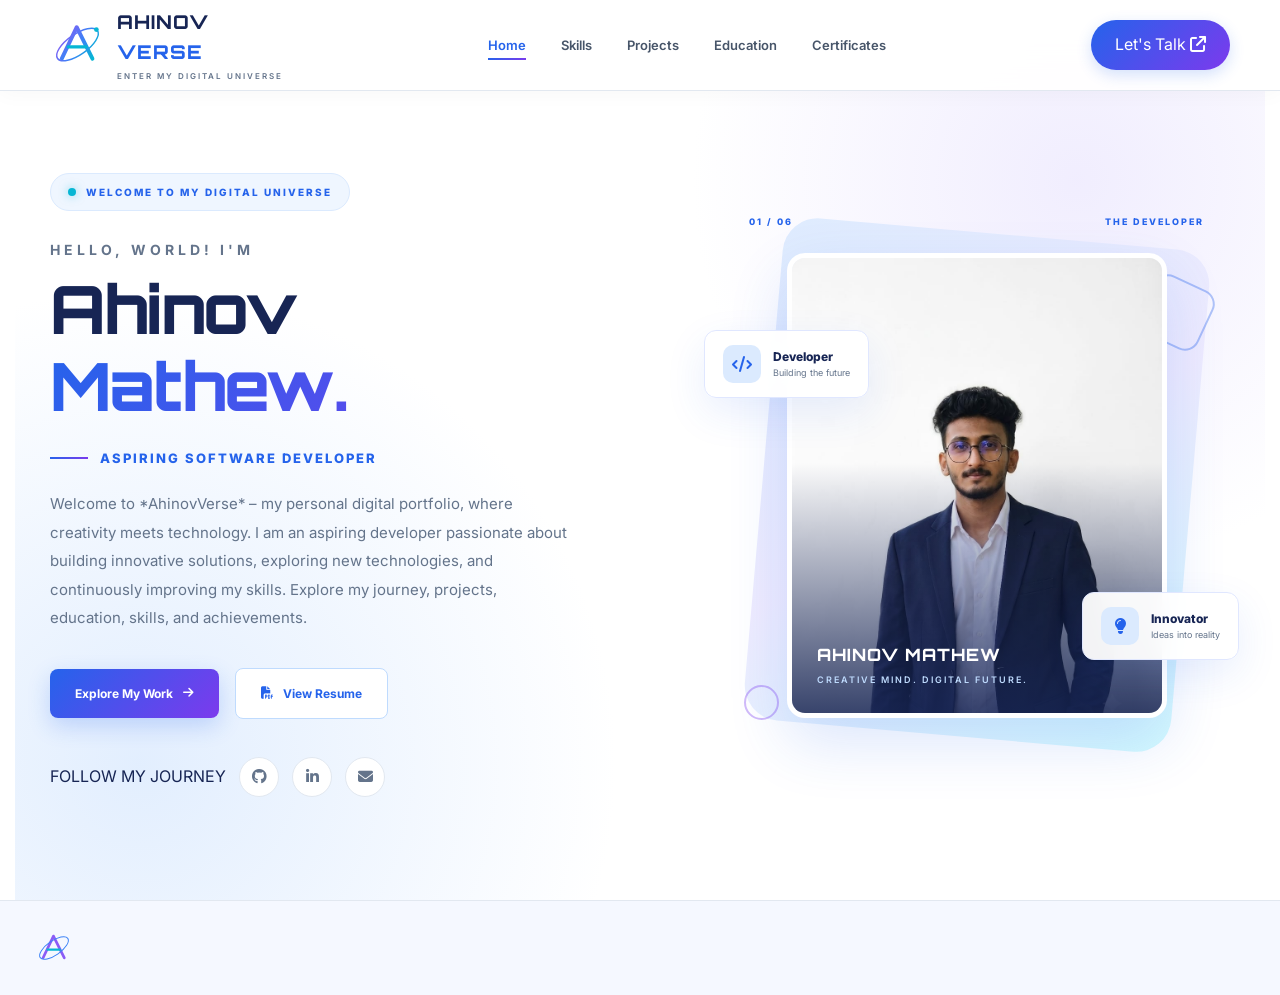
<file: index.html>
<!DOCTYPE html>
<html lang="en">

<head>
    <meta charset="UTF-8">
    <meta name="viewport" content="width=device-width, initial-scale=1.0">

    <title>AhinovVerse | Ahinov Mathew Joseph</title>

    <meta name="description"
        content="Ahinov Mathew - Aspiring Software Developer Portfolio">

    <!-- Google Fonts -->
    <link rel="preconnect" href="https://fonts.googleapis.com">
    <link rel="preconnect" href="https://fonts.gstatic.com" crossorigin>

    <link href="https://fonts.googleapis.com/css2?family=Inter:wght@400;500;600;700;800&family=Orbitron:wght@500;600;700;800&display=swap"
        rel="stylesheet">

    <!-- Font Awesome -->
    <link rel="stylesheet"
        href="https://cdnjs.cloudflare.com/ajax/libs/font-awesome/6.7.2/css/all.min.css">

    <!-- CSS -->
    <link rel="stylesheet" href="Assets/css/style.css">
</head>

<body>

    <!-- BACKGROUND -->
    <div class="background-glow glow-one"></div>
    <div class="background-glow glow-two"></div>

    <!-- NAVIGATION -->
    <header class="header">

        <nav class="navbar">

            <!-- CUSTOM AHINOVERSE LOGO -->
            <a href="index.html" class="brand-logo">

                <svg class="brand-symbol" viewBox="0 0 70 70"
                    xmlns="http://www.w3.org/2000/svg">

                    <defs>
                        <linearGradient id="logoGradient" x1="0" y1="0" x2="1" y2="1">
                            <stop offset="0%" stop-color="#8B5CF6"/>
                            <stop offset="55%" stop-color="#3B82F6"/>
                            <stop offset="100%" stop-color="#06B6D4"/>
                        </linearGradient>
                    </defs>

                    <path d="M15 53 L34 13 L54 53"
                        fill="none"
                        stroke="url(#logoGradient)"
                        stroke-width="5"
                        stroke-linecap="round"
                        stroke-linejoin="round"/>

                    <path d="M23 38 H46"
                        stroke="#06B6D4"
                        stroke-width="4"
                        stroke-linecap="round"/>

                    <ellipse cx="35" cy="35" rx="31" ry="13"
                        transform="rotate(-35 35 35)"
                        fill="none"
                        stroke="url(#logoGradient)"
                        stroke-width="1.8"/>

                    <circle cx="59" cy="16" r="3"
                        fill="#06B6D4"/>

                </svg>

                <span class="brand-name">
                    AHINOV<span>VERSE</span>
                    <small>ENTER MY DIGITAL UNIVERSE</small>
                </span>

            </a>


            <!-- NAVIGATION LINKS -->
            <ul class="nav-links" id="navLinks">

                <li><a href="#home" class="active">Home</a></li>
              
                <li><a href="skills.html">Skills</a></li>
                <li><a href="project.html">Projects</a></li>
                <li><a href="education.html">Education</a></li>
                 <li><a href="certificates.html">Certificates</a></li>
               

            </ul>


            <a href="contact.html" class="nav-button">
                Let's Talk
                <i class="fa-solid fa-arrow-up-right-from-square"></i>
            </a>


            <button class="menu-toggle" id="menuToggle"
                aria-label="Toggle navigation">
                <i class="fa-solid fa-bars"></i>
            </button>

        </nav>

    </header>


    <main>

        <!-- HERO SECTION -->
        <section class="hero" id="home">

            <!-- LEFT CONTENT -->
            <div class="hero-content">

                <div class="hero-label">
                    <span class="status-dot"></span>
                    WELCOME TO MY DIGITAL UNIVERSE
                </div>

                <p class="hero-greeting">HELLO, WORLD! I'M</p>

                <h1>
                    Ahinov
                    <span>Mathew.</span>
                </h1>

                <div class="hero-role">
                    <span class="role-line"></span>
                    ASPIRING SOFTWARE DEVELOPER
                </div>

                <p class="hero-description">
                    Welcome to *AhinovVerse* – 
                    my personal digital portfolio, where creativity meets technology. 
                    I am an aspiring developer passionate about building innovative solutions, exploring new technologies, and continuously improving my skills. 
                    Explore my journey, projects, education, skills, and achievements.
                </p>


                <!-- BUTTONS -->
                <div class="hero-buttons">

                    <a href="project.html" class="primary-button">
                        Explore My Work
                        <i class="fa-solid fa-arrow-right"></i>
                    </a>

                    <a href="Assets/document/Ahinov_Mathew Resume.pdf"
                        class="secondary-button" target="_blank">
                        <i class="fa-solid fa-file-pdf"></i>
                        View Resume
                    </a>

                </div>


                <!-- SOCIAL LINKS -->
                <div class="hero-socials">

                    <span>FOLLOW MY JOURNEY</span>

                    <a href="#" aria-label="GitHub">
                        <i class="fa-brands fa-github"></i>
                    </a>

                    <a href="https://www.linkedin.com/in/ahinov-mathew-joseph-a718a8434?utm_source=share_via&utm_content=profile&utm_medium=member_android" aria-label="LinkedIn">
                        <i class="fa-brands fa-linkedin-in"></i>
                    </a>

                    <a href="#contact" aria-label="Email">
                        <i class="fa-solid fa-envelope"></i>
                    </a>

                </div>

            </div>


            <!-- RIGHT PROFILE SECTION -->
            <div class="hero-visual">

                <div class="visual-background"></div>

                <div class="visual-top-label">
                    <span>01 / 06</span>
                    <span>THE DEVELOPER</span>
                </div>

                <div class="profile-frame">

                    <img src="Assets/images/profile/Ahinov1.jpeg"
                        alt="Ahinov Mathew"
                        class="profile-image">

                    <div class="image-overlay"></div>

                    <div class="image-caption">
                        <span>AHINOV MATHEW</span>
                        <small>CREATIVE MIND. DIGITAL FUTURE.</small>
                    </div>

                </div>


                <!-- FLOATING ELEMENTS -->
                <div class="floating-tag tag-one">
                    <i class="fa-solid fa-code"></i>
                    <div>
                        <strong>Developer</strong>
                        <small>Building the future</small>
                    </div>
                </div>

                <div class="floating-tag tag-two">
                    <i class="fa-solid fa-lightbulb"></i>
                    <div>
                        <strong>Innovator</strong>
                        <small>Ideas into reality</small>
                    </div>
                </div>

                <div class="visual-decoration decoration-one"></div>
                <div class="visual-decoration decoration-two"></div>

            </div>

        </section>


        <!-- FOOTER -->
        <footer class="footer">

            <a href="index.html" class="brand-logo footer-logo">

                <svg class="brand-symbol" viewBox="0 0 70 70"
                    xmlns="http://www.w3.org/2000/svg">

                    <path d="M15 53 L34 13 L54 53"
                        fill="none"
                        stroke="#8B5CF6"
                        stroke-width="5"
                        stroke-linecap="round"
                        stroke-linejoin="round"/>

                    <path d="M23 38 H46"
                        stroke="#06B6D4"
                        stroke-width="4"
                        stroke-linecap="round"/>

                    <ellipse cx="35" cy="35" rx="31" ry="13"
                        transform="rotate(-35 35 35)"
                        fill="none"
                        stroke="#3B82F6"
                        stroke-width="1.8"/>

                </svg>

               
        </footer>

    </main>


    <!-- JAVASCRIPT -->
    <script src="Assets/javascript/script.js"></script>

</body>
</html>
</file>
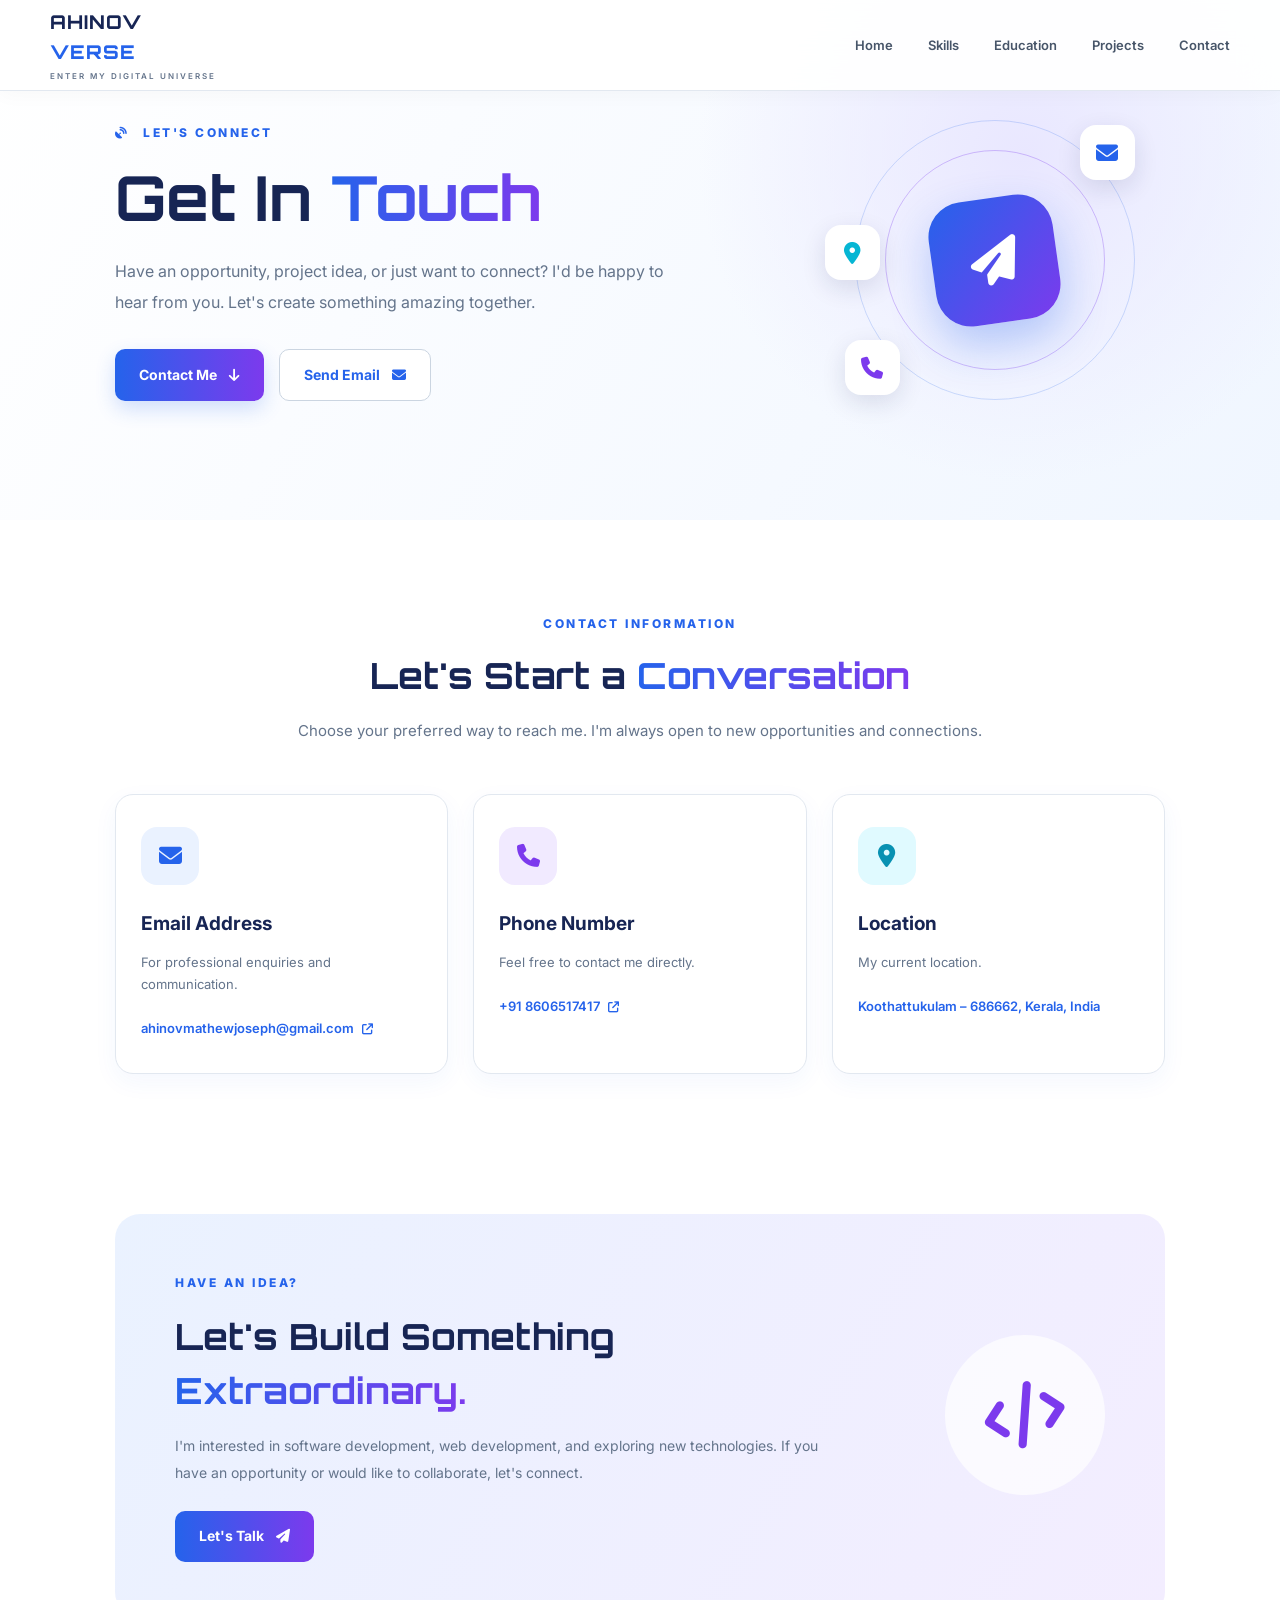
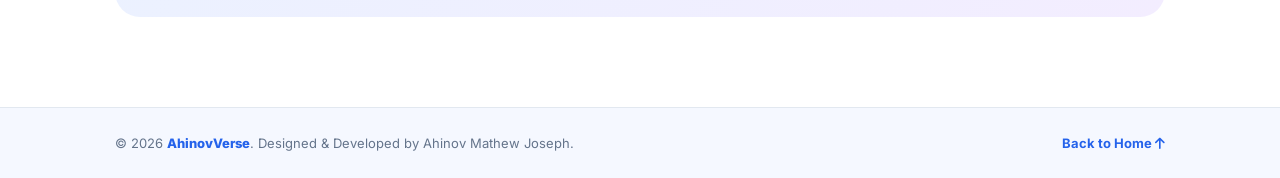
<file: contact.html>
<!DOCTYPE html>
<html lang="en">
<head>
    <meta charset="UTF-8">
    <meta name="viewport" content="width=device-width, initial-scale=1.0">

    <title>Contact | AhinovVerse</title>

    <!-- Google Fonts -->
    <link rel="preconnect" href="https://fonts.googleapis.com">
    <link rel="preconnect" href="https://fonts.gstatic.com" crossorigin>

    <link href="https://fonts.googleapis.com/css2?family=Inter:wght@400;500;600;700;800&family=Orbitron:wght@500;600;700;800&display=swap" rel="stylesheet">

    <!-- Font Awesome -->
    <link rel="stylesheet"
    href="https://cdnjs.cloudflare.com/ajax/libs/font-awesome/6.5.0/css/all.min.css">

    <!-- CSS Files -->
    <link rel="stylesheet" href="Assets/css/style.css">
    <link rel="stylesheet" href="Assets/css/contact.css">
</head>

<body>

    <!-- Navigation -->
    <header class="header">
        <nav class="navbar">

            <a href="index.html" class="brand-logo">
                <span class="brand-name">
                    AHINOV<span>VERSE</span>
                    <small>ENTER MY DIGITAL UNIVERSE</small>
                </span>
            </a>

            <button class="menu-toggle" id="menuToggle"
            aria-label="Toggle navigation" aria-expanded="false">
                <i class="fa-solid fa-bars"></i>
            </button>

            <ul class="nav-links" id="navLinks">
                <li><a href="index.html">Home</a></li>
                
                <li><a href="skills.html">Skills</a></li>
                <li><a href="education.html">Education</a></li>
                <li><a href="projects.html">Projects</a></li>
                <li><a href="contact.html" class="active">Contact</a></li>
            </ul>

        </nav>
    </header>


    <!-- Contact Hero -->
    <section class="contact-hero">

        <div class="contact-hero-content">

            <span class="contact-tag">
                <i class="fa-solid fa-satellite-dish"></i>
                LET'S CONNECT
            </span>

            <h1>
                Get In <span>Touch</span>
            </h1>

            <p>
                Have an opportunity, project idea, or just want to connect?
                I'd be happy to hear from you. Let's create something amazing together.
            </p>

            <div class="contact-hero-buttons">
                <a href="#contact-details" class="contact-primary-btn">
                    Contact Me <i class="fa-solid fa-arrow-down"></i>
                </a>

                <a href="mailto:ahinovmathewjoseph@gmail.com"
                   class="contact-secondary-btn">
                    Send Email <i class="fa-solid fa-envelope"></i>
                </a>
            </div>

        </div>

        <div class="contact-hero-visual">

            <div class="contact-orbit orbit-one"></div>
            <div class="contact-orbit orbit-two"></div>

            <div class="contact-center-icon">
                <i class="fa-solid fa-paper-plane"></i>
            </div>

            <div class="floating-contact-icon icon-one">
                <i class="fa-solid fa-envelope"></i>
            </div>

            <div class="floating-contact-icon icon-two">
                <i class="fa-solid fa-phone"></i>
            </div>

            <div class="floating-contact-icon icon-three">
                <i class="fa-solid fa-location-dot"></i>
            </div>

        </div>

    </section>


    <!-- Contact Details -->
    <section class="contact-section" id="contact-details">

        <div class="contact-section-heading">
            <span class="section-label">CONTACT INFORMATION</span>
            <h2>Let's Start a <span>Conversation</span></h2>
            <p>
                Choose your preferred way to reach me.
                I'm always open to new opportunities and connections.
            </p>
        </div>


        <div class="contact-grid">

            <!-- Email -->
            <div class="contact-card">

                <div class="contact-card-icon blue-icon">
                    <i class="fa-solid fa-envelope"></i>
                </div>

                <h3>Email Address</h3>

                <p>For professional enquiries and communication.</p>

                <a href="mailto:ahinovmathewjoseph@gmail.com">
                    ahinovmathewjoseph@gmail.com
                    <i class="fa-solid fa-arrow-up-right-from-square"></i>
                </a>

            </div>


            <!-- Phone -->
            <div class="contact-card">

                <div class="contact-card-icon purple-icon">
                    <i class="fa-solid fa-phone"></i>
                </div>

                <h3>Phone Number</h3>

                <p>Feel free to contact me directly.</p>

                <a href="tel:+918606514174">
                    +91 8606517417
                    <i class="fa-solid fa-arrow-up-right-from-square"></i>
                </a>

            </div>


            <!-- Location -->
            <div class="contact-card">

                <div class="contact-card-icon cyan-icon">
                    <i class="fa-solid fa-location-dot"></i>
                </div>

                <h3>Location</h3>

                <p>My current location.</p>

                <span class="contact-detail">
                    Koothattukulam – 686662, Kerala, India
                </span>

            </div>

        </div>

    </section>


    <!-- Contact Message -->
    <section class="contact-message-section">

        <div class="contact-message-box">

            <div class="message-content">

                <span class="section-label">HAVE AN IDEA?</span>

                <h2>
                    Let's Build Something
                    <span>Extraordinary.</span>
                </h2>

                <p>
                    I'm interested in software development, web development,
                    and exploring new technologies. If you have an opportunity
                    or would like to collaborate, let's connect.
                </p>

                <a href="mailto:ahinovmathewjoseph@gmail.com"
                   class="message-button">
                    Let's Talk
                    <i class="fa-solid fa-paper-plane"></i>
                </a>

            </div>

            <div class="message-decoration">
                <i class="fa-solid fa-code"></i>
            </div>

        </div>

    </section>


    <!-- Footer -->
    <footer class="contact-footer">

        <p>
            © 2026 <span>AhinovVerse</span>.
            Designed & Developed by Ahinov Mathew Joseph.
        </p>

        <a href="index.html">
            Back to Home <i class="fa-solid fa-arrow-up"></i>
        </a>

    </footer>


    <!-- JavaScript -->
    <script src="Assets/javascript/script.js"></script>

</body>
</html>
</file>
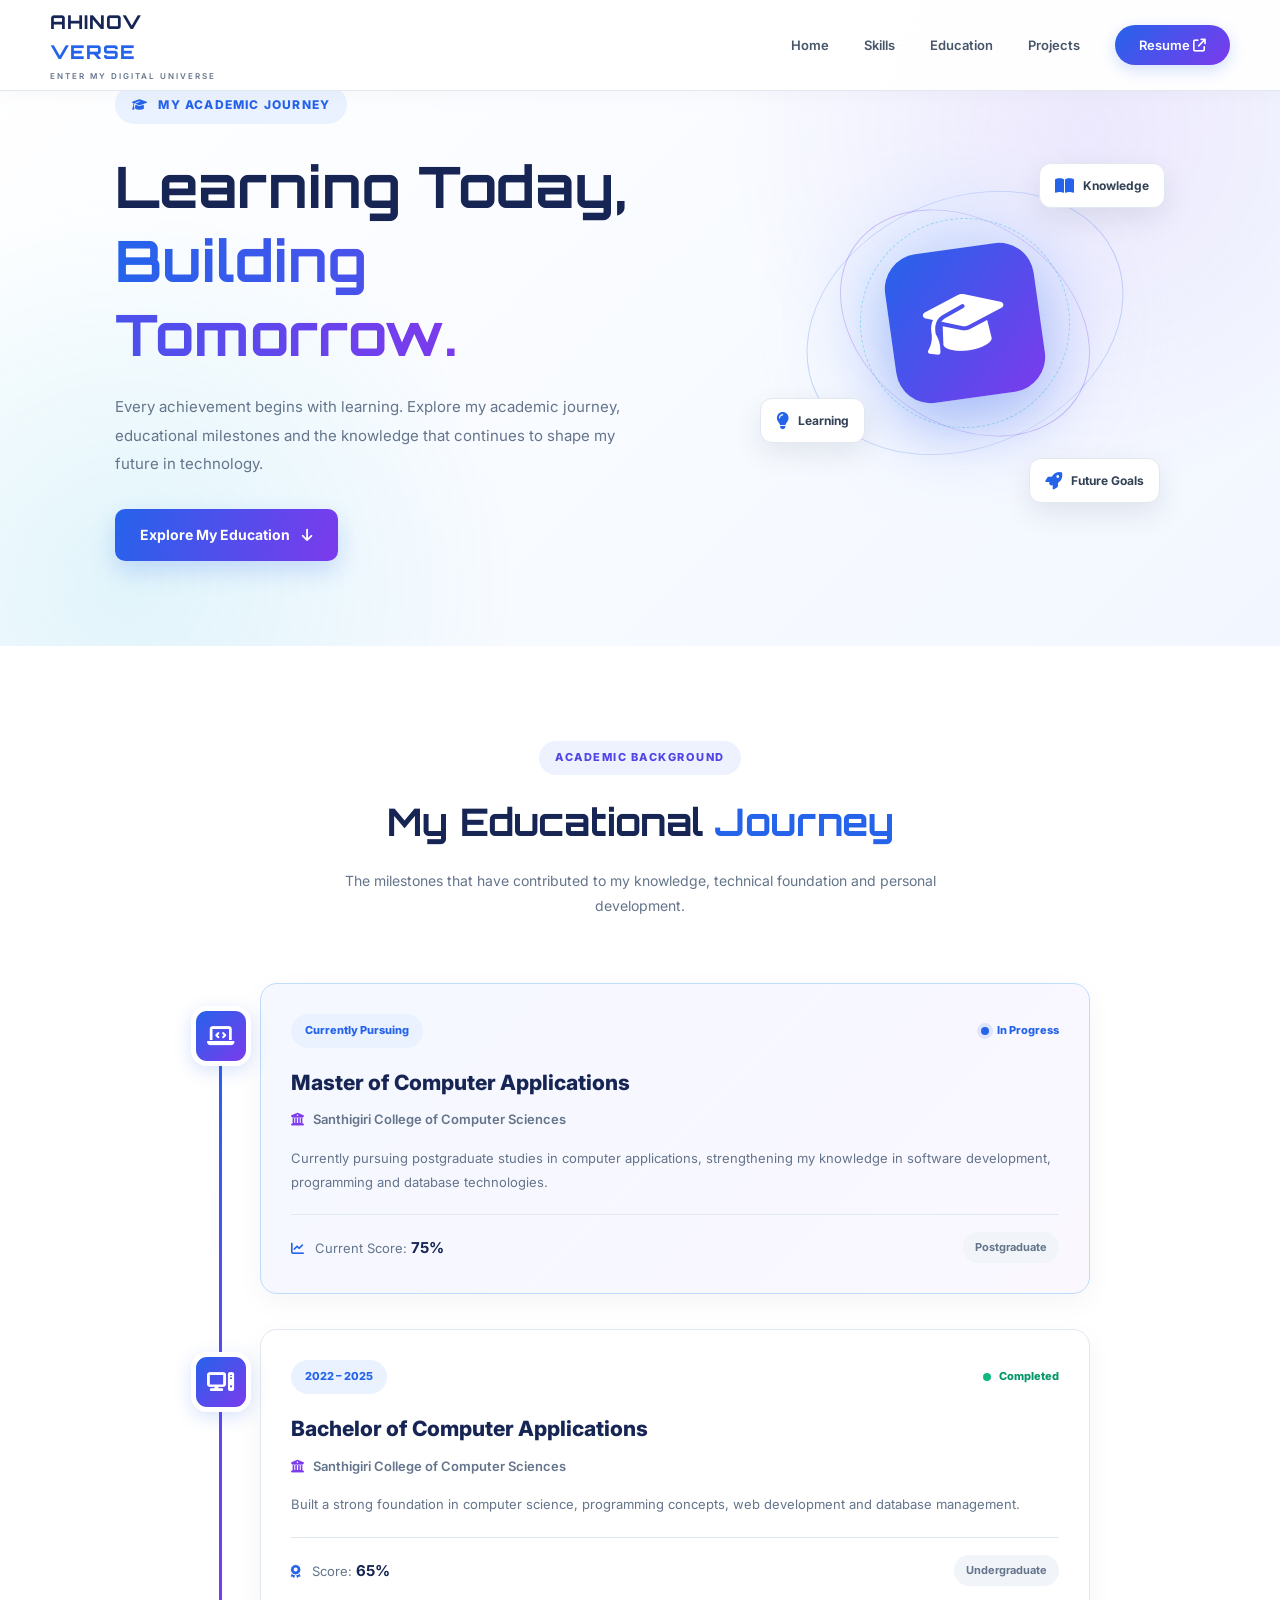
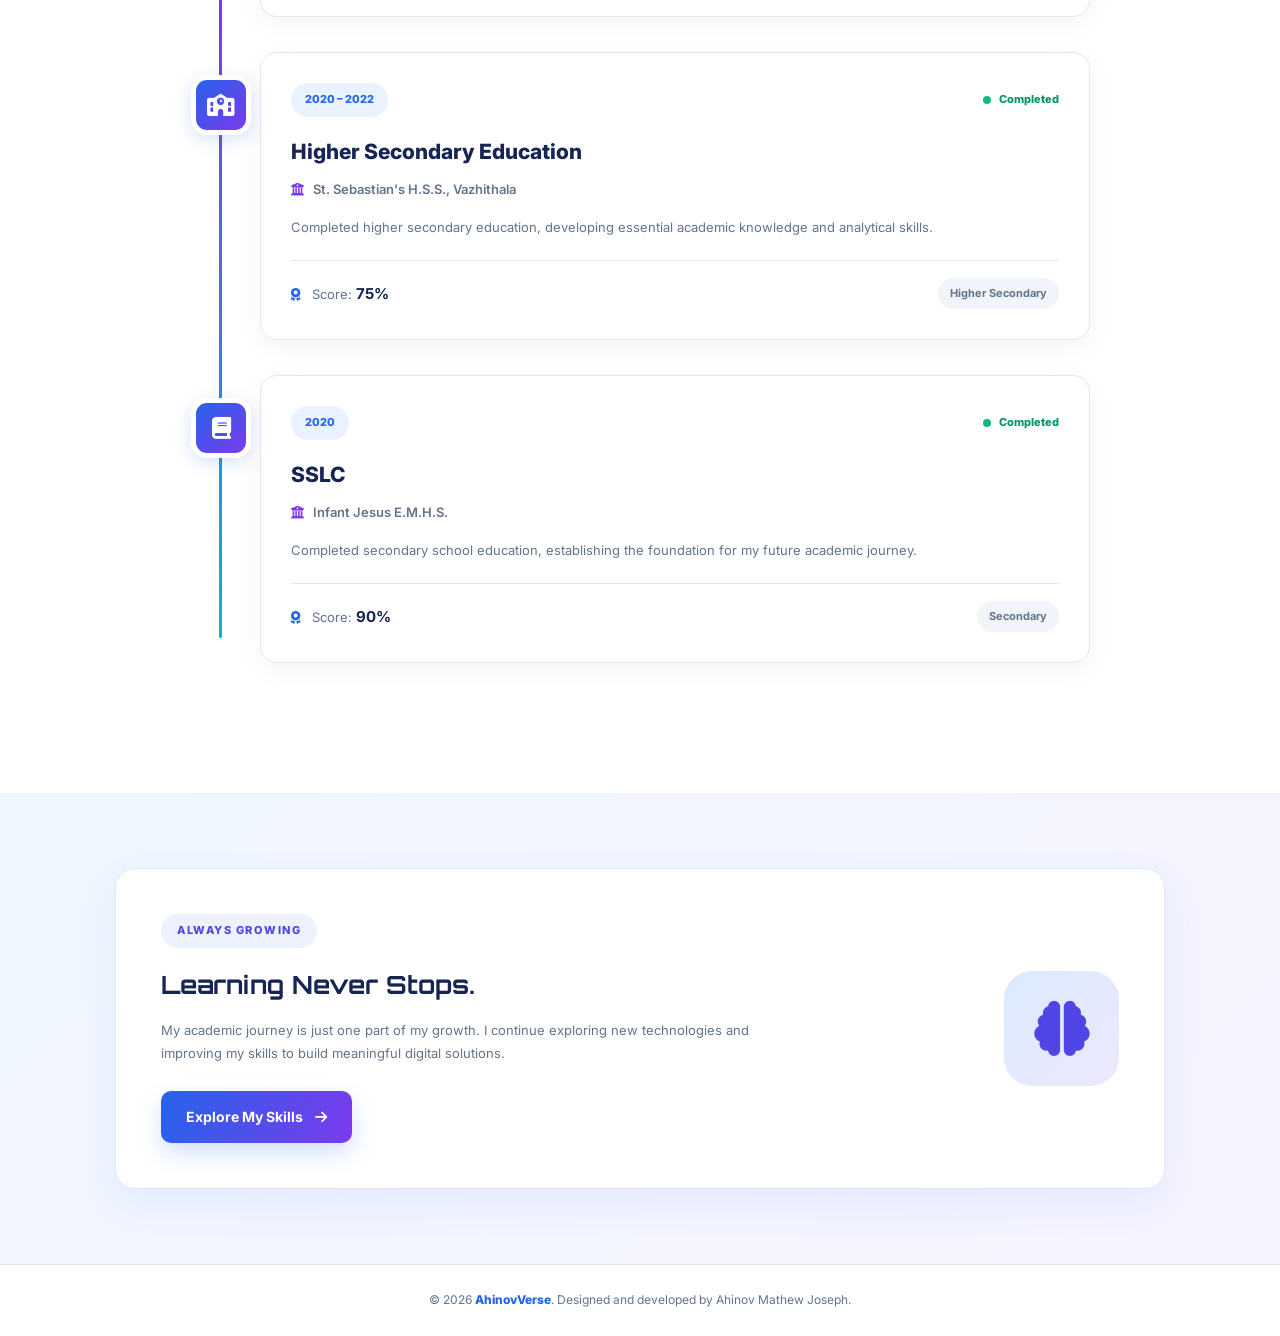
<file: education.html>
<!DOCTYPE html>
<html lang="en">

<head>
    <meta charset="UTF-8">
    <meta name="viewport" content="width=device-width, initial-scale=1.0">

    <title>Education | AhinovVerse</title>

    <link rel="stylesheet" href="Assets/css/style.css">
    <link rel="stylesheet" href="Assets/css/education.css">

    <link rel="preconnect" href="https://fonts.googleapis.com">
    <link rel="preconnect" href="https://fonts.gstatic.com" crossorigin>

    <link href="https://fonts.googleapis.com/css2?family=Inter:wght@400;500;600;700;800&family=Orbitron:wght@500;600;700;800&display=swap" rel="stylesheet">

    <link rel="stylesheet" href="https://cdnjs.cloudflare.com/ajax/libs/font-awesome/6.5.0/css/all.min.css">
</head>

<body>

    <!-- Navigation -->
    <header class="header">
        <nav class="navbar">

            <a href="index.html" class="brand-logo">
                <span class="brand-name">
                    AHINOV<span>VERSE</span>
                    <small>ENTER MY DIGITAL UNIVERSE</small>
                </span>
            </a>

            <button class="menu-toggle" id="menuToggle" aria-label="Toggle navigation" aria-expanded="false">
                <i class="fa-solid fa-bars"></i>
            </button>

            <ul class="nav-links" id="navLinks">
                <li><a href="index.html">Home</a></li>
                
                <li><a href="skills.html">Skills</a></li>
                <li><a href="education.html" class="active">Education</a></li>
                <li><a href="project.html">Projects</a></li>
                <li>
                    <a href="Assets/document/Ahinov_Mathew Resume.pdf"
                       target="_blank"
                       rel="noopener noreferrer"
                       class="nav-button">
                        Resume <i class="fa-solid fa-arrow-up-right-from-square"></i>
                    </a>
                </li>
            </ul>

        </nav>
    </header>


    <!-- Education Hero -->
    <section class="education-hero">

        <div class="education-hero-content">

            <span class="education-tag">
                <i class="fa-solid fa-graduation-cap"></i>
                MY ACADEMIC JOURNEY
            </span>

            <h1>
                Learning Today,<br>
                <span>Building Tomorrow.</span>
            </h1>

            <p>
                Every achievement begins with learning. Explore my academic
                journey, educational milestones and the knowledge that
                continues to shape my future in technology.
            </p>

            <a href="#education-history" class="education-btn">
                Explore My Education
                <i class="fa-solid fa-arrow-down"></i>
            </a>

        </div>


        <!-- Hero Illustration -->
        <div class="education-visual">

            <div class="education-orbit orbit-one"></div>
            <div class="education-orbit orbit-two"></div>
            <div class="education-orbit orbit-three"></div>

            <div class="education-glow"></div>

            <div class="graduation-icon">
                <i class="fa-solid fa-graduation-cap"></i>
            </div>

            <div class="floating-card floating-card-one">
                <i class="fa-solid fa-book-open"></i>
                <span>Knowledge</span>
            </div>

            <div class="floating-card floating-card-two">
                <i class="fa-solid fa-lightbulb"></i>
                <span>Learning</span>
            </div>

            <div class="floating-card floating-card-three">
                <i class="fa-solid fa-rocket"></i>
                <span>Future Goals</span>
            </div>

        </div>

    </section>


    <!-- Education Timeline -->
    <section class="education-section" id="education-history">

        <div class="education-heading">

            <span class="section-label">ACADEMIC BACKGROUND</span>

            <h2>My Educational <span>Journey</span></h2>

            <p>
                The milestones that have contributed to my knowledge,
                technical foundation and personal development.
            </p>

        </div>


        <div class="education-timeline">


            <!-- MCA -->
            <article class="education-card current-card">

                <div class="timeline-marker">
                    <i class="fa-solid fa-laptop-code"></i>
                </div>

                <div class="education-card-content">

                    <div class="education-card-top">

                        <span class="education-year">
                            Currently Pursuing
                        </span>

                        <span class="education-status pursuing">
                            <span class="status-indicator"></span>
                            In Progress
                        </span>

                    </div>

                    <h3>Master of Computer Applications</h3>

                    <h4>
                        <i class="fa-solid fa-building-columns"></i>
                        Santhigiri College of Computer Sciences
                    </h4>

                    <p class="education-description">
                        Currently pursuing postgraduate studies in computer
                        applications, strengthening my knowledge in software
                        development, programming and database technologies.
                    </p>

                    <div class="education-card-footer">

                        <div class="education-score">
                            <i class="fa-solid fa-chart-line"></i>
                            Current Score: <strong>75%</strong>
                        </div>

                        <span class="education-level">Postgraduate</span>

                    </div>

                </div>

            </article>


            <!-- BCA -->
            <article class="education-card">

                <div class="timeline-marker">
                    <i class="fa-solid fa-computer"></i>
                </div>

                <div class="education-card-content">

                    <div class="education-card-top">

                        <span class="education-year">2022 – 2025</span>

                        <span class="education-status completed">
                            <span class="status-indicator"></span>
                            Completed
                        </span>

                    </div>

                    <h3>Bachelor of Computer Applications</h3>

                    <h4>
                        <i class="fa-solid fa-building-columns"></i>
                        Santhigiri College of Computer Sciences
                    </h4>

                    <p class="education-description">
                        Built a strong foundation in computer science,
                        programming concepts, web development and database
                        management.
                    </p>

                    <div class="education-card-footer">

                        <div class="education-score">
                            <i class="fa-solid fa-award"></i>
                            Score: <strong>65%</strong>
                        </div>

                        <span class="education-level">Undergraduate</span>

                    </div>

                </div>

            </article>


            <!-- Higher Secondary -->
            <article class="education-card">

                <div class="timeline-marker">
                    <i class="fa-solid fa-school"></i>
                </div>

                <div class="education-card-content">

                    <div class="education-card-top">

                        <span class="education-year">2020 – 2022</span>

                        <span class="education-status completed">
                            <span class="status-indicator"></span>
                            Completed
                        </span>

                    </div>

                    <h3>Higher Secondary Education</h3>

                    <h4>
                        <i class="fa-solid fa-building-columns"></i>
                        St. Sebastian's H.S.S., Vazhithala
                    </h4>

                    <p class="education-description">
                        Completed higher secondary education, developing
                        essential academic knowledge and analytical skills.
                    </p>

                    <div class="education-card-footer">

                        <div class="education-score">
                            <i class="fa-solid fa-award"></i>
                            Score: <strong>75%</strong>
                        </div>

                        <span class="education-level">Higher Secondary</span>

                    </div>

                </div>

            </article>


            <!-- SSLC -->
            <article class="education-card">

                <div class="timeline-marker">
                    <i class="fa-solid fa-book"></i>
                </div>

                <div class="education-card-content">

                    <div class="education-card-top">

                        <span class="education-year">2020</span>

                        <span class="education-status completed">
                            <span class="status-indicator"></span>
                            Completed
                        </span>

                    </div>

                    <h3>SSLC</h3>

                    <h4>
                        <i class="fa-solid fa-building-columns"></i>
                        Infant Jesus E.M.H.S.
                    </h4>

                    <p class="education-description">
                        Completed secondary school education, establishing
                        the foundation for my future academic journey.
                    </p>

                    <div class="education-card-footer">

                        <div class="education-score">
                            <i class="fa-solid fa-award"></i>
                            Score: <strong>90%</strong>
                        </div>

                        <span class="education-level">Secondary</span>

                    </div>

                </div>

            </article>


        </div>

    </section>


    <!-- Bottom Section -->
    <section class="education-cta">

        <div class="education-cta-content">

            <div>
                <span class="section-label">ALWAYS GROWING</span>

                <h2>Learning Never Stops.</h2>

                <p>
                    My academic journey is just one part of my growth.
                    I continue exploring new technologies and improving
                    my skills to build meaningful digital solutions.
                </p>

                <a href="skills.html" class="education-btn">
                    Explore My Skills
                    <i class="fa-solid fa-arrow-right"></i>
                </a>
            </div>

            <div class="cta-icon">
                <i class="fa-solid fa-brain"></i>
            </div>

        </div>

    </section>


    <!-- Footer -->
    <footer class="page-footer">

        <p>
            © 2026 <span>AhinovVerse</span>.
            Designed and developed by Ahinov Mathew Joseph.
        </p>

    </footer>


    <script src="Assets/javascript/script.js"></script>

</body>
</html>
</file>
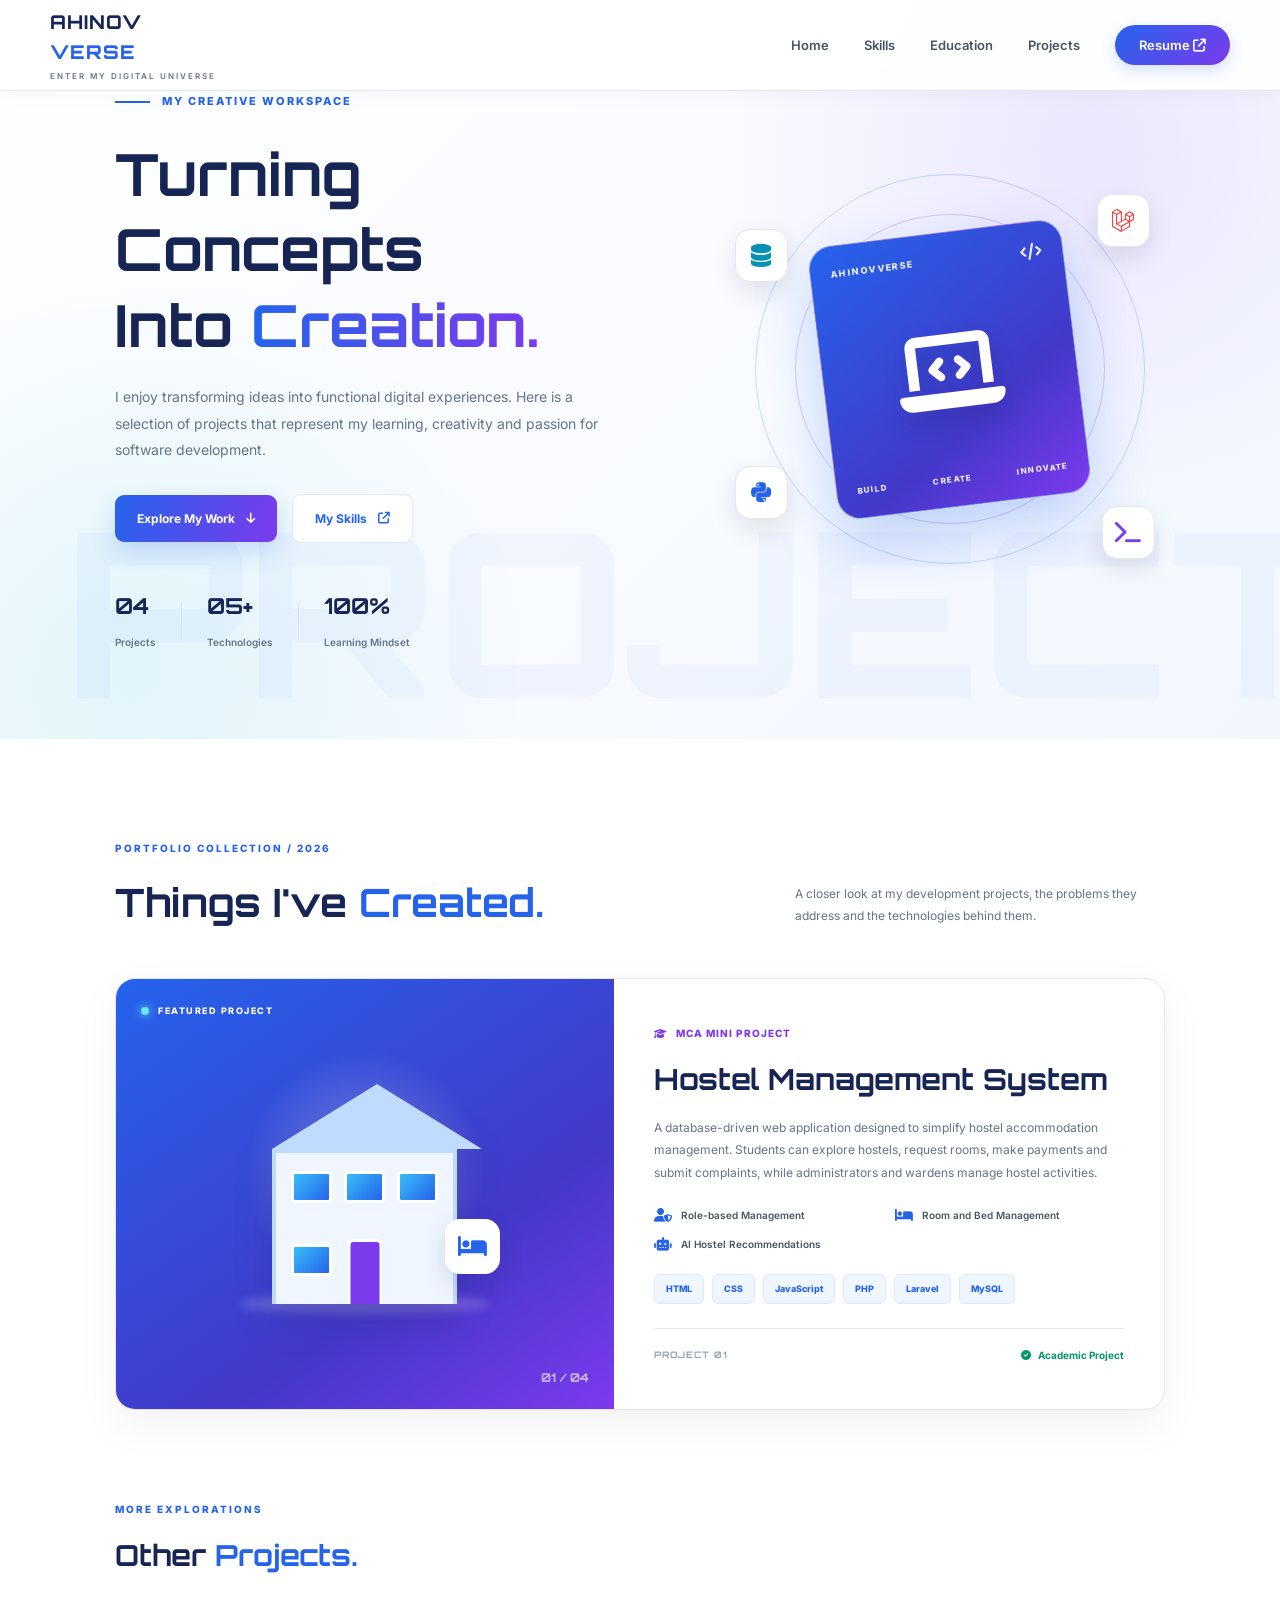
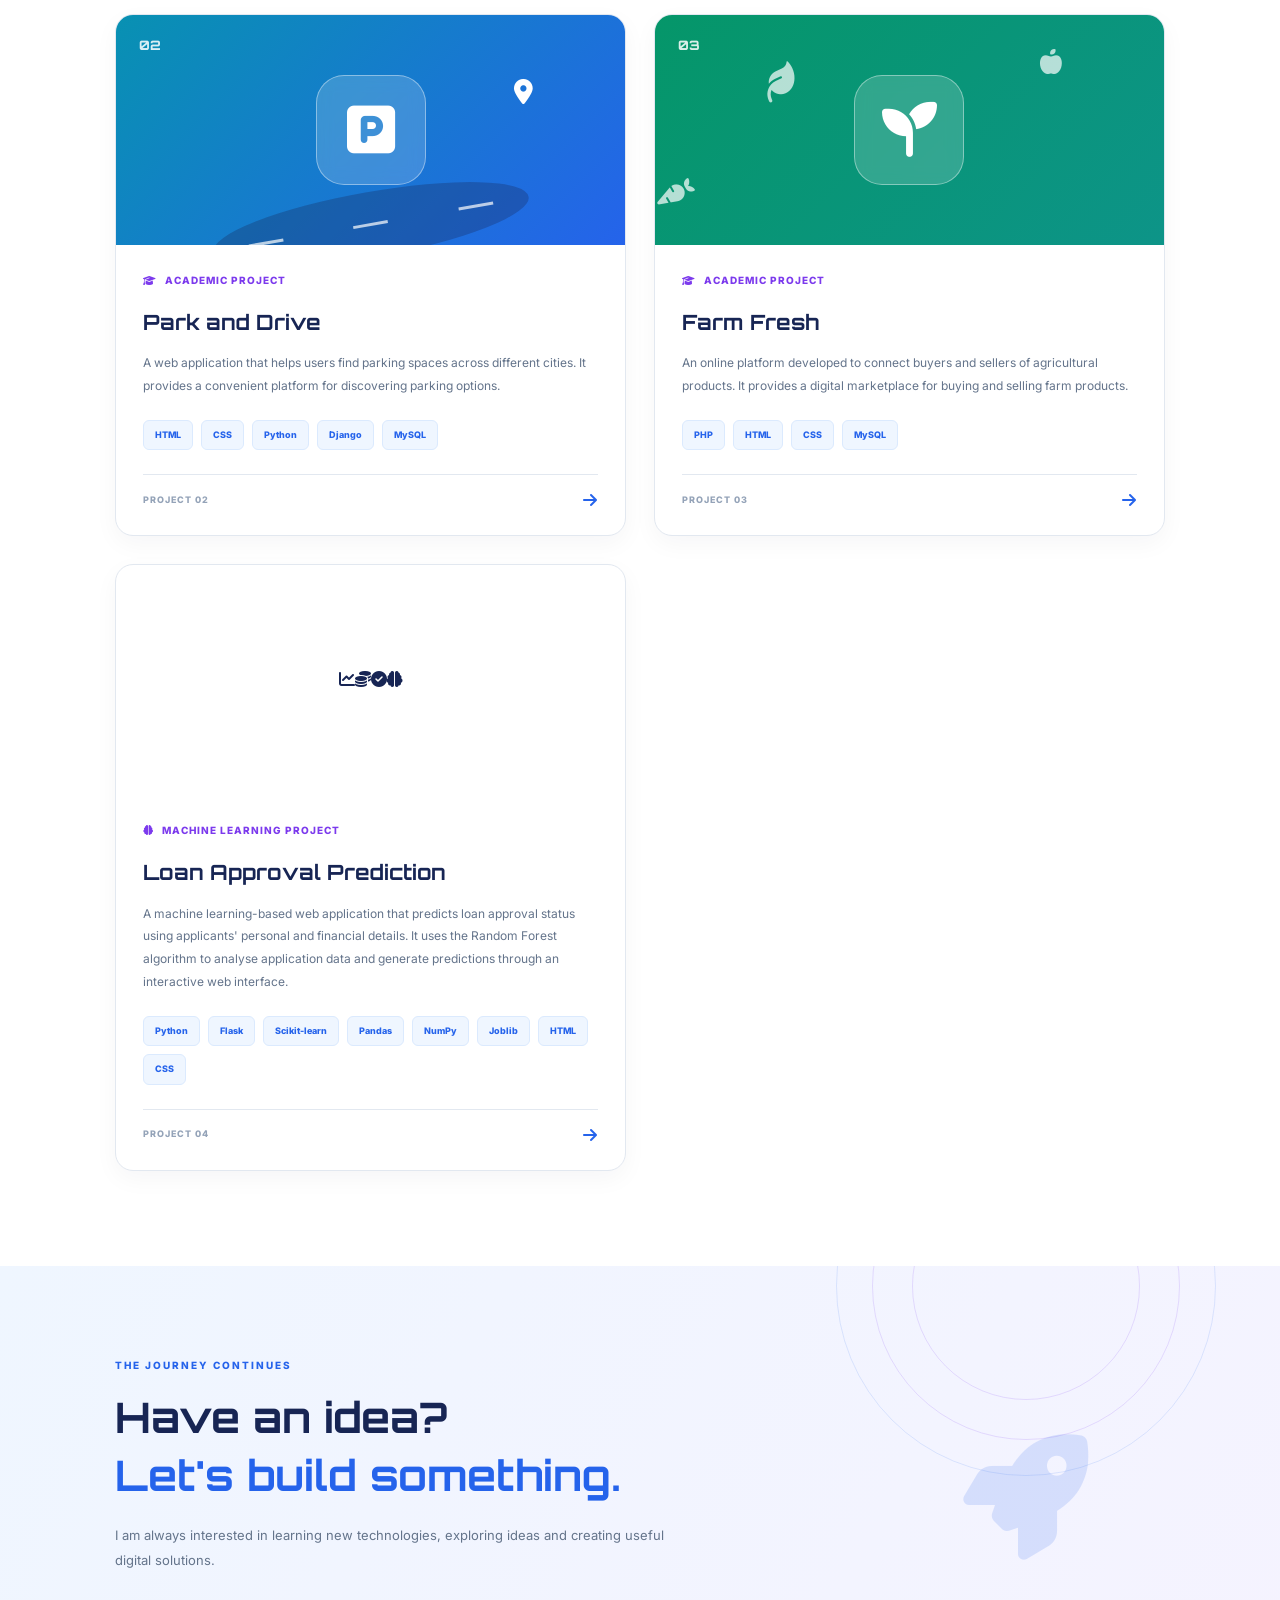
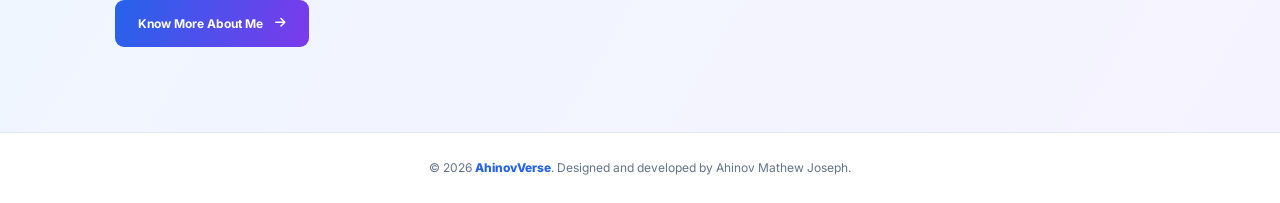
<file: project.html>
<!DOCTYPE html>
<html lang="en">

<head>
    <meta charset="UTF-8">
    <meta name="viewport" content="width=device-width, initial-scale=1.0">

    <title>Projects | AhinovVerse</title>

    <link rel="stylesheet" href="Assets/css/style.css">
    <link rel="stylesheet" href="Assets/css/project.css">

    <link rel="preconnect" href="https://fonts.googleapis.com">
    <link rel="preconnect" href="https://fonts.gstatic.com" crossorigin>

    <link href="https://fonts.googleapis.com/css2?family=Inter:wght@400;500;600;700;800&family=Orbitron:wght@500;600;700;800&display=swap" rel="stylesheet">

    <link rel="stylesheet" href="https://cdnjs.cloudflare.com/ajax/libs/font-awesome/6.5.0/css/all.min.css">
</head>

<body>

    <!-- Navigation -->
    <header class="header">
        <nav class="navbar">

            <a href="index.html" class="brand-logo">
                <span class="brand-name">
                    AHINOV<span>VERSE</span>
                    <small>ENTER MY DIGITAL UNIVERSE</small>
                </span>
            </a>

            <button class="menu-toggle" id="menuToggle"
                    aria-label="Toggle navigation"
                    aria-expanded="false">
                <i class="fa-solid fa-bars"></i>
            </button>

            <ul class="nav-links" id="navLinks">
                <li><a href="index.html">Home</a></li>
                <li><a href="skills.html">Skills</a></li>
                <li><a href="education.html">Education</a></li>
                <li><a href="projects.html" class="active">Projects</a></li>

                <li>
                    <a href="Assets/document/Ahinov_Mathew Resume.pdf"
                       target="_blank"
                       rel="noopener noreferrer"
                       class="nav-button">
                        Resume <i class="fa-solid fa-arrow-up-right-from-square"></i>
                    </a>
                </li>
            </ul>

        </nav>
    </header>


    <!-- Hero Section -->
    <section class="project-hero">

        <div class="hero-background-text">PROJECTS</div>

        <div class="project-hero-content">

            <span class="hero-eyebrow">
                <span class="eyebrow-line"></span>
                MY CREATIVE WORKSPACE
            </span>

            <h1>
                Turning Concepts<br>
                Into <span>Creation.</span>
            </h1>

            <p>
                I enjoy transforming ideas into functional digital
                experiences. Here is a selection of projects that
                represent my learning, creativity and passion for
                software development.
            </p>

            <div class="hero-actions">
                <a href="#my-projects" class="primary-project-btn">
                    Explore My Work
                    <i class="fa-solid fa-arrow-down"></i>
                </a>

                <a href="skills.html" class="secondary-project-btn">
                    My Skills
                    <i class="fa-solid fa-arrow-up-right-from-square"></i>
                </a>
            </div>

            <div class="project-overview">

                <div>
                    <h3>04</h3>
                    <span>Projects</span>
                </div>

                <div class="overview-divider"></div>

                <div>
                    <h3>05+</h3>
                    <span>Technologies</span>
                </div>

                <div class="overview-divider"></div>

                <div>
                    <h3>100%</h3>
                    <span>Learning Mindset</span>
                </div>

            </div>

        </div>


        <!-- Hero Visual -->
        <div class="project-hero-art">

            <div class="art-circle circle-large"></div>
            <div class="art-circle circle-medium"></div>
            <div class="art-circle circle-small"></div>

            <div class="art-main-card">

                <div class="art-card-top">
                    <span>AHINOVVERSE</span>
                    <i class="fa-solid fa-code"></i>
                </div>

                <div class="art-code-icon">
                    <i class="fa-solid fa-laptop-code"></i>
                </div>

                <div class="art-card-bottom">
                    <span>BUILD</span>
                    <span>CREATE</span>
                    <span>INNOVATE</span>
                </div>

            </div>

            <div class="art-floating-icon icon-laravel">
                <i class="fa-brands fa-laravel"></i>
            </div>

            <div class="art-floating-icon icon-python">
                <i class="fa-brands fa-python"></i>
            </div>

            <div class="art-floating-icon icon-database">
                <i class="fa-solid fa-database"></i>
            </div>

            <div class="art-floating-icon icon-code">
                <i class="fa-solid fa-terminal"></i>
            </div>

        </div>

    </section>


    <!-- Projects Section -->
    <section class="projects-section" id="my-projects">

        <div class="projects-section-heading">

            <div>
                <span class="section-eyebrow">PORTFOLIO COLLECTION / 2026</span>
                <h2>Things I've <span>Created.</span></h2>
            </div>

            <p>
                A closer look at my development projects,
                the problems they address and the technologies
                behind them.
            </p>

        </div>


        <!-- Featured Project -->
        <article class="featured-project">

            <div class="featured-project-image">

                <div class="featured-top-label">
                    <span class="featured-dot"></span>
                    FEATURED PROJECT
                </div>

                <div class="hostel-illustration">

                    <div class="hostel-building">
                        <div class="building-roof"></div>

                        <div class="building-body">
                            <div class="building-window"></div>
                            <div class="building-window"></div>
                            <div class="building-window"></div>
                            <div class="building-window"></div>
                            <div class="building-door"></div>
                        </div>
                    </div>

                    <div class="hostel-ground"></div>

                    <div class="hostel-mini-icon">
                        <i class="fa-solid fa-bed"></i>
                    </div>

                </div>

                <span class="featured-project-number">01 / 04</span>

            </div>


            <div class="featured-project-info">

                <span class="project-type">
                    <i class="fa-solid fa-graduation-cap"></i>
                    MCA MINI PROJECT
                </span>

                <h3>Hostel Management System</h3>

                <p>
                    A database-driven web application designed to
                    simplify hostel accommodation management.
                    Students can explore hostels, request rooms,
                    make payments and submit complaints, while
                    administrators and wardens manage hostel activities.
                </p>

                <div class="featured-features">

                    <div>
                        <i class="fa-solid fa-user-shield"></i>
                        <span>Role-based Management</span>
                    </div>

                    <div>
                        <i class="fa-solid fa-bed"></i>
                        <span>Room and Bed Management</span>
                    </div>

                    <div>
                        <i class="fa-solid fa-robot"></i>
                        <span>AI Hostel Recommendations</span>
                    </div>

                </div>

                <div class="project-technologies">
                    <span>HTML</span>
                    <span>CSS</span>
                    <span>JavaScript</span>
                    <span>PHP</span>
                    <span>Laravel</span>
                    <span>MySQL</span>
                </div>

                <div class="featured-footer">
                    <span class="project-index">PROJECT 01</span>

                    <span class="project-completed">
                        <i class="fa-solid fa-circle-check"></i>
                        Academic Project
                    </span>
                </div>

            </div>

        </article>


        <!-- Other Projects Heading -->
        <div class="other-projects-heading">

            <span class="section-eyebrow">MORE EXPLORATIONS</span>

            <h2>Other <span>Projects.</span></h2>

        </div>


        <!-- Other Projects Grid -->
        <div class="other-projects-grid">


            <!-- Project 02: Park and Drive -->
            <article class="small-project-card">

                <div class="small-project-art parking-art">

                    <span class="small-project-number">02</span>

                    <div class="parking-art-icon">
                        <i class="fa-solid fa-square-parking"></i>
                    </div>

                    <div class="parking-road">
                        <span></span>
                        <span></span>
                        <span></span>
                    </div>

                    <div class="parking-pin">
                        <i class="fa-solid fa-location-dot"></i>
                    </div>

                </div>

                <div class="small-project-content">

                    <div class="project-type">
                        <i class="fa-solid fa-graduation-cap"></i>
                        ACADEMIC PROJECT
                    </div>

                    <h3>Park and Drive</h3>

                    <p>
                        A web application that helps users find
                        parking spaces across different cities.
                        It provides a convenient platform for
                        discovering parking options.
                    </p>

                    <div class="project-technologies">
                        <span>HTML</span>
                        <span>CSS</span>
                        <span>Python</span>
                        <span>Django</span>
                        <span>MySQL</span>
                    </div>

                    <div class="small-project-footer">
                        <span>PROJECT 02</span>
                        <i class="fa-solid fa-arrow-right"></i>
                    </div>

                </div>

            </article>


            <!-- Project 03: Farm Fresh -->
            <article class="small-project-card">

                <div class="small-project-art farm-art">

                    <span class="small-project-number">03</span>

                    <div class="farm-art-icon">
                        <i class="fa-solid fa-seedling"></i>
                    </div>

                    <div class="farm-decoration decoration-one">
                        <i class="fa-solid fa-leaf"></i>
                    </div>

                    <div class="farm-decoration decoration-two">
                        <i class="fa-solid fa-carrot"></i>
                    </div>

                    <div class="farm-decoration decoration-three">
                        <i class="fa-solid fa-apple-whole"></i>
                    </div>

                </div>

                <div class="small-project-content">

                    <div class="project-type">
                        <i class="fa-solid fa-graduation-cap"></i>
                        ACADEMIC PROJECT
                    </div>

                    <h3>Farm Fresh</h3>

                    <p>
                        An online platform developed to connect
                        buyers and sellers of agricultural products.
                        It provides a digital marketplace for
                        buying and selling farm products.
                    </p>

                    <div class="project-technologies">
                        <span>PHP</span>
                        <span>HTML</span>
                        <span>CSS</span>
                        <span>MySQL</span>
                    </div>

                    <div class="small-project-footer">
                        <span>PROJECT 03</span>
                        <i class="fa-solid fa-arrow-right"></i>
                    </div>

                </div>

            </article>


            <!-- Project 04: Loan Approval Prediction -->
            <article class="small-project-card">

                <div class="small-project-art loan-art">

                    <span class="small-project-number">04</span>

                    <div class="loan-art-icon">
                        <i class="fa-solid fa-chart-line"></i>
                    </div>

                    <div class="loan-decoration loan-decoration-one">
                        <i class="fa-solid fa-coins"></i>
                    </div>

                    <div class="loan-decoration loan-decoration-two">
                        <i class="fa-solid fa-check-circle"></i>
                    </div>

                    <div class="loan-decoration loan-decoration-three">
                        <i class="fa-solid fa-brain"></i>
                    </div>

                </div>

                <div class="small-project-content">

                    <div class="project-type">
                        <i class="fa-solid fa-brain"></i>
                        MACHINE LEARNING PROJECT
                    </div>

                    <h3>Loan Approval Prediction</h3>

                    <p>
                        A machine learning-based web application
                        that predicts loan approval status using
                        applicants' personal and financial details.
                        It uses the Random Forest algorithm to analyse
                        application data and generate predictions
                        through an interactive web interface.
                    </p>

                    <div class="project-technologies">
                        <span>Python</span>
                        <span>Flask</span>
                        <span>Scikit-learn</span>
                        <span>Pandas</span>
                        <span>NumPy</span>
                        <span>Joblib</span>
                        <span>HTML</span>
                        <span>CSS</span>
                    </div>

                    <div class="small-project-footer">
                        <span>PROJECT 04</span>
                        <i class="fa-solid fa-arrow-right"></i>
                    </div>

                </div>

            </article>


        </div>

    </section>


    <!-- Bottom CTA -->
    <section class="project-contact">

        <div class="contact-decoration"></div>

        <div class="project-contact-content">

            <span class="section-eyebrow">THE JOURNEY CONTINUES</span>

            <h2>
                Have an idea?<br>
                <span>Let's build something.</span>
            </h2>

            <p>
                I am always interested in learning new technologies,
                exploring ideas and creating useful digital solutions.
            </p>

            <a href="contact.html" class="contact-project-btn">
                Know More About Me
                <i class="fa-solid fa-arrow-right"></i>
            </a>

        </div>

        <div class="contact-decoration-icon">
            <i class="fa-solid fa-rocket"></i>
        </div>

    </section>


    <!-- Footer -->
    <footer class="page-footer">

        <p>
            © 2026 <span>AhinovVerse</span>.
            Designed and developed by Ahinov Mathew Joseph.
        </p>

    </footer>


    <!-- JavaScript -->
    <script src="Assets/javascript/script.js"></script>

</body>
</html>
</file>
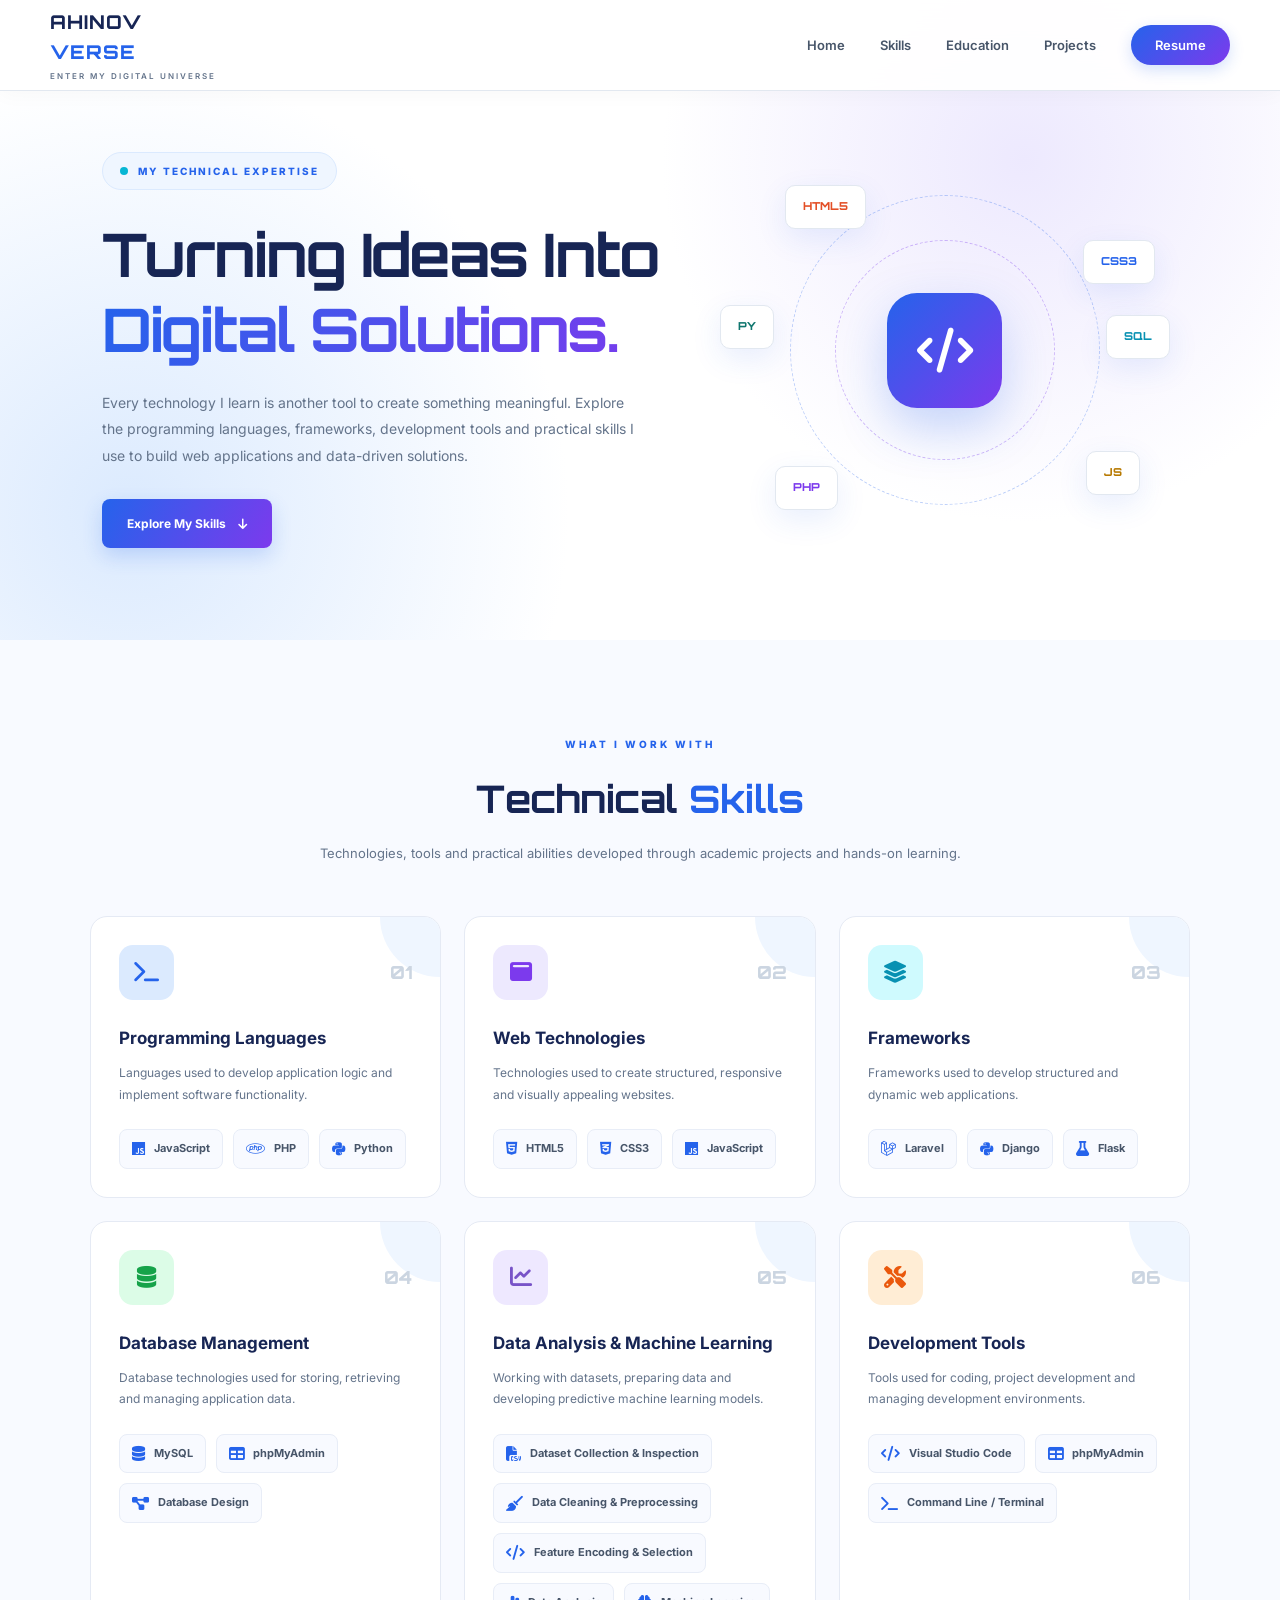
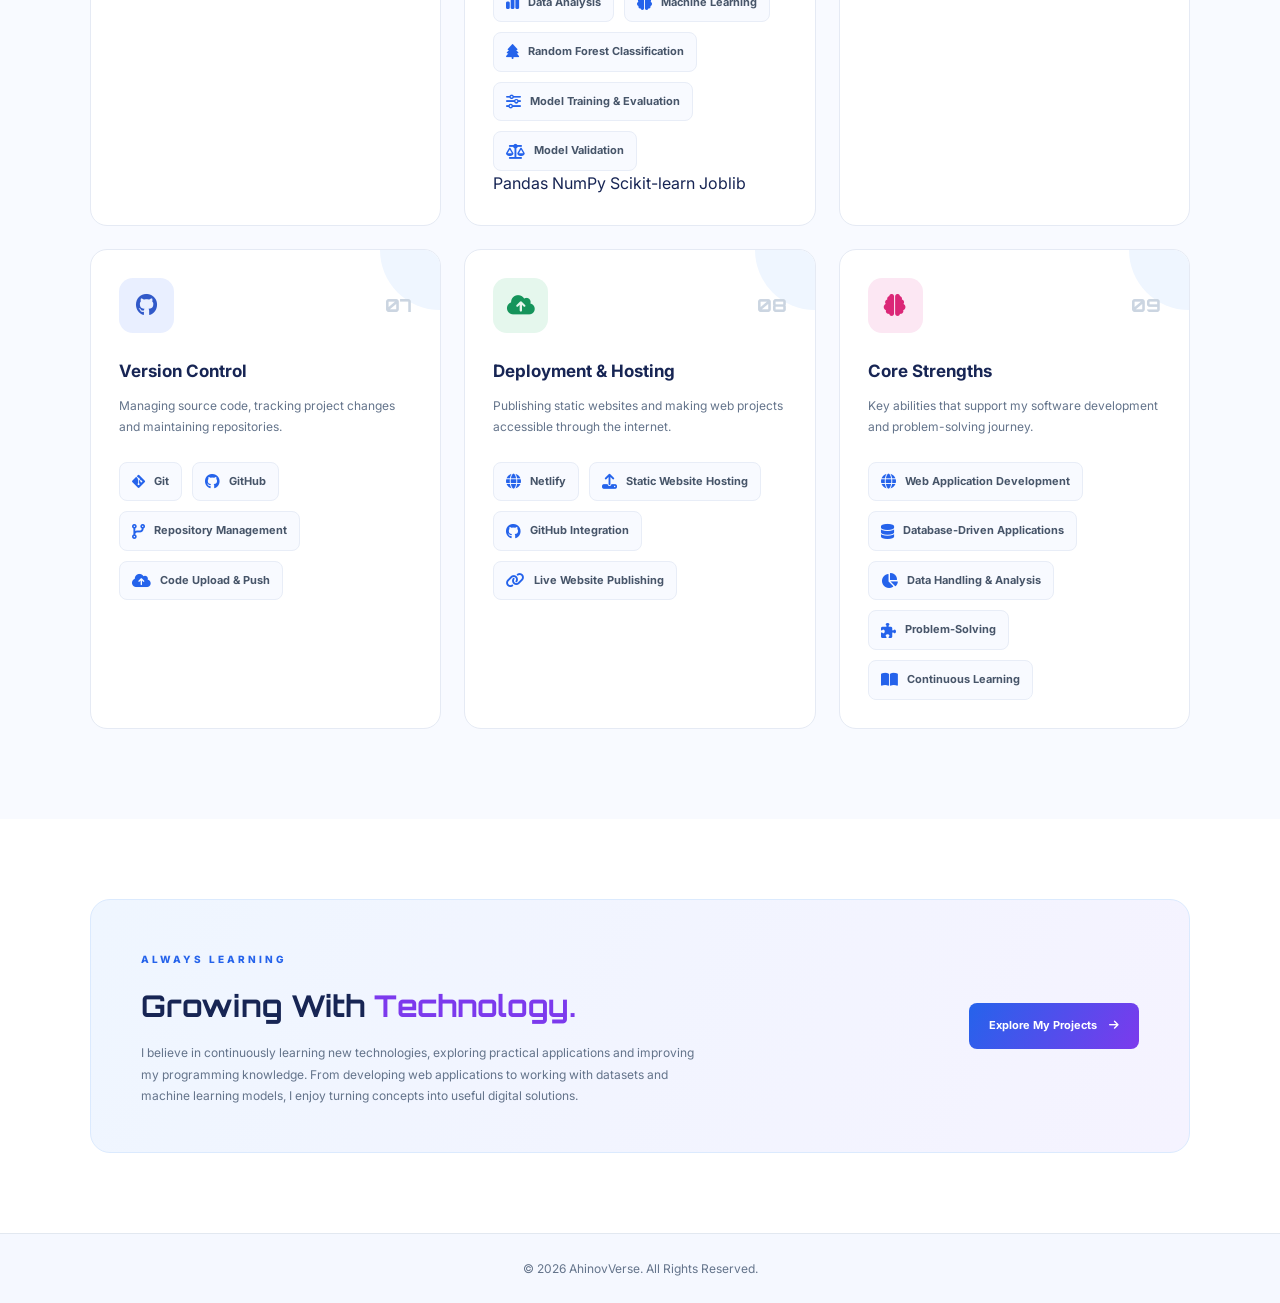
<file: skills.html>
<!DOCTYPE html>
<html lang="en">

<head>
    <meta charset="UTF-8">
    <meta name="viewport" content="width=device-width, initial-scale=1.0">

    <title>My Skills | AhinovVerse</title>

    <link rel="stylesheet" href="Assets/css/style.css">
    <link rel="stylesheet" href="Assets/css/skills.css">

    <link rel="preconnect" href="https://fonts.googleapis.com">
    <link rel="preconnect" href="https://fonts.gstatic.com" crossorigin>

    <link href="https://fonts.googleapis.com/css2?family=Inter:wght@400;500;600;700;800&family=Orbitron:wght@500;600;700;800&display=swap" rel="stylesheet">

    <link rel="stylesheet" href="https://cdnjs.cloudflare.com/ajax/libs/font-awesome/6.5.0/css/all.min.css">
</head>

<body>

<!-- HEADER -->
<header class="header">
    <nav class="navbar">

        <a href="index.html" class="brand-logo">
            <span class="brand-name">
                AHINOV<span>VERSE</span>
                <small>ENTER MY DIGITAL UNIVERSE</small>
            </span>
        </a>

        <button class="menu-toggle" id="menuToggle"
                aria-label="Toggle navigation" aria-expanded="false">
            <i class="fa-solid fa-bars"></i>
        </button>

        <ul class="nav-links" id="navLinks">
            <li><a href="index.html">Home</a></li>
            <li><a href="skills.html" class="active">Skills</a></li>
            <li><a href="education.html">Education</a></li>
            <li><a href="project.html">Projects</a></li>

            <li>
                <a href="Assets/document/Ahinov_Mathew Resume.pdf"
                   target="_blank"
                   rel="noopener noreferrer"
                   class="nav-button">
                    Resume
                </a>
            </li>
        </ul>

    </nav>
</header>


<main>

    <!-- SKILLS HERO -->
    <section class="skills-hero">

        <div class="skills-hero-content">

            <span class="skills-tag">
                <span class="tag-dot"></span>
                MY TECHNICAL EXPERTISE
            </span>

            <h1>
                Turning Ideas Into
                <span>Digital Solutions.</span>
            </h1>

            <p>
                Every technology I learn is another tool to create
                something meaningful. Explore the programming
                languages, frameworks, development tools and
                practical skills I use to build web applications
                and data-driven solutions.
            </p>

            <a href="#technical-skills" class="skills-explore-btn">
                Explore My Skills
                <i class="fa-solid fa-arrow-down"></i>
            </a>

        </div>

        <div class="skills-hero-art">

            <div class="orbit orbit-one"></div>
            <div class="orbit orbit-two"></div>

            <div class="center-code">
                <i class="fa-solid fa-code"></i>
            </div>

            <div class="floating-tech tech-html">HTML5</div>
            <div class="floating-tech tech-css">CSS3</div>
            <div class="floating-tech tech-js">JS</div>
            <div class="floating-tech tech-php">PHP</div>
            <div class="floating-tech tech-python">PY</div>
            <div class="floating-tech tech-db">SQL</div>

        </div>

    </section>


    <!-- TECHNICAL SKILLS -->
    <section class="technical-skills" id="technical-skills">

        <div class="skills-heading">

            <span>WHAT I WORK WITH</span>

            <h2>Technical <strong>Skills</strong></h2>

            <p>
                Technologies, tools and practical abilities
                developed through academic projects and
                hands-on learning.
            </p>

        </div>


        <div class="technology-grid">


            <!-- 01 PROGRAMMING -->
            <article class="technology-card programming-card">

                <div class="technology-top">
                    <div class="technology-icon blue-icon">
                        <i class="fa-solid fa-terminal"></i>
                    </div>
                    <span class="category-number">01</span>
                </div>

                <h3>Programming Languages</h3>

                <p>
                    Languages used to develop application logic
                    and implement software functionality.
                </p>

                <div class="technology-list">

                    <div class="technology-item">
                        <i class="fa-brands fa-js"></i>
                        <span>JavaScript</span>
                    </div>

                    <div class="technology-item">
                        <i class="fa-brands fa-php"></i>
                        <span>PHP</span>
                    </div>

                    <div class="technology-item">
                        <i class="fa-brands fa-python"></i>
                        <span>Python</span>
                    </div>

                </div>

            </article>


            <!-- 02 WEB TECHNOLOGIES -->
            <article class="technology-card web-card">

                <div class="technology-top">
                    <div class="technology-icon purple-icon">
                        <i class="fa-solid fa-window-maximize"></i>
                    </div>
                    <span class="category-number">02</span>
                </div>

                <h3>Web Technologies</h3>

                <p>
                    Technologies used to create structured,
                    responsive and visually appealing websites.
                </p>

                <div class="technology-list">

                    <div class="technology-item">
                        <i class="fa-brands fa-html5"></i>
                        <span>HTML5</span>
                    </div>

                    <div class="technology-item">
                        <i class="fa-brands fa-css3-alt"></i>
                        <span>CSS3</span>
                    </div>

                    <div class="technology-item">
                        <i class="fa-brands fa-js"></i>
                        <span>JavaScript</span>
                    </div>

                </div>

            </article>


            <!-- 03 FRAMEWORKS -->
            <article class="technology-card framework-card">

                <div class="technology-top">
                    <div class="technology-icon cyan-icon">
                        <i class="fa-solid fa-layer-group"></i>
                    </div>
                    <span class="category-number">03</span>
                </div>

                <h3>Frameworks</h3>

                <p>
                    Frameworks used to develop structured
                    and dynamic web applications.
                </p>

                <div class="technology-list">

                    <div class="technology-item">
                        <i class="fa-brands fa-laravel"></i>
                        <span>Laravel</span>
                    </div>

                    <div class="technology-item">
                        <i class="fa-brands fa-python"></i>
                        <span>Django</span>
                    </div>

                    <div class="technology-item">
                        <i class="fa-solid fa-flask"></i>
                        <span>Flask</span>
                    </div>

                </div>

            </article>


            <!-- 04 DATABASE -->
            <article class="technology-card database-card">

                <div class="technology-top">
                    <div class="technology-icon green-icon">
                        <i class="fa-solid fa-database"></i>
                    </div>
                    <span class="category-number">04</span>
                </div>

                <h3>Database Management</h3>

                <p>
                    Database technologies used for storing,
                    retrieving and managing application data.
                </p>

                <div class="technology-list">

                    <div class="technology-item">
                        <i class="fa-solid fa-database"></i>
                        <span>MySQL</span>
                    </div>

                    <div class="technology-item">
                        <i class="fa-solid fa-table"></i>
                        <span>phpMyAdmin</span>
                    </div>

                    <div class="technology-item">
                        <i class="fa-solid fa-diagram-project"></i>
                        <span>Database Design</span>
                    </div>

                </div>

            </article>


            <!-- 05 DATA ANALYSIS AND MACHINE LEARNING -->
            <article class="technology-card data-card">

                <div class="technology-top">
                    <div class="technology-icon purple-icon">
                        <i class="fa-solid fa-chart-line"></i>
                    </div>
                    <span class="category-number">05</span>
                </div>

                <h3>Data Analysis & Machine Learning</h3>

                <p>
                    Working with datasets, preparing data and
                    developing predictive machine learning models.
                </p>

                <div class="technology-list">

                    <div class="technology-item">
                        <i class="fa-solid fa-file-csv"></i>
                        <span>Dataset Collection & Inspection</span>
                    </div>

                    <div class="technology-item">
                        <i class="fa-solid fa-broom"></i>
                        <span>Data Cleaning & Preprocessing</span>
                    </div>

                    <div class="technology-item">
                        <i class="fa-solid fa-code"></i>
                        <span>Feature Encoding & Selection</span>
                    </div>

                    <div class="technology-item">
                        <i class="fa-solid fa-chart-simple"></i>
                        <span>Data Analysis</span>
                    </div>

                    <div class="technology-item">
                        <i class="fa-solid fa-brain"></i>
                        <span>Machine Learning</span>
                    </div>

                    <div class="technology-item">
                        <i class="fa-solid fa-tree"></i>
                        <span>Random Forest Classification</span>
                    </div>

                    <div class="technology-item">
                        <i class="fa-solid fa-sliders"></i>
                        <span>Model Training & Evaluation</span>
                    </div>

                    <div class="technology-item">
                        <i class="fa-solid fa-scale-balanced"></i>
                        <span>Model Validation</span>
                    </div>

                </div>

                <div class="project-technologies">
                    <span>Pandas</span>
                    <span>NumPy</span>
                    <span>Scikit-learn</span>
                    <span>Joblib</span>
                </div>

            </article>


            <!-- 06 DEVELOPMENT TOOLS -->
            <article class="technology-card tools-card">

                <div class="technology-top">
                    <div class="technology-icon orange-icon">
                        <i class="fa-solid fa-screwdriver-wrench"></i>
                    </div>
                    <span class="category-number">06</span>
                </div>

                <h3>Development Tools</h3>

                <p>
                    Tools used for coding, project development
                    and managing development environments.
                </p>

                <div class="technology-list">

                    <div class="technology-item">
                        <i class="fa-solid fa-code"></i>
                        <span>Visual Studio Code</span>
                    </div>

                    <div class="technology-item">
                        <i class="fa-solid fa-table"></i>
                        <span>phpMyAdmin</span>
                    </div>

                    <div class="technology-item">
                        <i class="fa-solid fa-terminal"></i>
                        <span>Command Line / Terminal</span>
                    </div>

                </div>

            </article>


            <!-- 07 VERSION CONTROL -->
            <article class="technology-card github-card">

                <div class="technology-top">
                    <div class="technology-icon blue-icon">
                        <i class="fa-brands fa-github"></i>
                    </div>
                    <span class="category-number">07</span>
                </div>

                <h3>Version Control</h3>

                <p>
                    Managing source code, tracking project changes
                    and maintaining repositories.
                </p>

                <div class="technology-list">

                    <div class="technology-item">
                        <i class="fa-brands fa-git-alt"></i>
                        <span>Git</span>
                    </div>

                    <div class="technology-item">
                        <i class="fa-brands fa-github"></i>
                        <span>GitHub</span>
                    </div>

                    <div class="technology-item">
                        <i class="fa-solid fa-code-branch"></i>
                        <span>Repository Management</span>
                    </div>

                    <div class="technology-item">
                        <i class="fa-solid fa-cloud-arrow-up"></i>
                        <span>Code Upload & Push</span>
                    </div>

                </div>

            </article>


            <!-- 08 DEPLOYMENT AND HOSTING -->
            <article class="technology-card hosting-card">

                <div class="technology-top">
                    <div class="technology-icon green-icon">
                        <i class="fa-solid fa-cloud-arrow-up"></i>
                    </div>
                    <span class="category-number">08</span>
                </div>

                <h3>Deployment & Hosting</h3>

                <p>
                    Publishing static websites and making web
                    projects accessible through the internet.
                </p>

                <div class="technology-list">

                    <div class="technology-item">
                        <i class="fa-solid fa-globe"></i>
                        <span>Netlify</span>
                    </div>

                    <div class="technology-item">
                        <i class="fa-solid fa-upload"></i>
                        <span>Static Website Hosting</span>
                    </div>

                    <div class="technology-item">
                        <i class="fa-brands fa-github"></i>
                        <span>GitHub Integration</span>
                    </div>

                    <div class="technology-item">
                        <i class="fa-solid fa-link"></i>
                        <span>Live Website Publishing</span>
                    </div>

                </div>

            </article>


            <!-- 09 CORE STRENGTHS -->
            <article class="technology-card strength-card">

                <div class="technology-top">
                    <div class="technology-icon pink-icon">
                        <i class="fa-solid fa-brain"></i>
                    </div>
                    <span class="category-number">09</span>
                </div>

                <h3>Core Strengths</h3>

                <p>
                    Key abilities that support my software
                    development and problem-solving journey.
                </p>

                <div class="technology-list">

                    <div class="technology-item">
                        <i class="fa-solid fa-globe"></i>
                        <span>Web Application Development</span>
                    </div>

                    <div class="technology-item">
                        <i class="fa-solid fa-database"></i>
                        <span>Database-Driven Applications</span>
                    </div>

                    <div class="technology-item">
                        <i class="fa-solid fa-chart-pie"></i>
                        <span>Data Handling & Analysis</span>
                    </div>

                    <div class="technology-item">
                        <i class="fa-solid fa-puzzle-piece"></i>
                        <span>Problem-Solving</span>
                    </div>

                    <div class="technology-item">
                        <i class="fa-solid fa-book-open"></i>
                        <span>Continuous Learning</span>
                    </div>

                </div>

            </article>


        </div>

    </section>


    <!-- PRACTICAL SKILLS SECTION -->
    <section class="skills-bottom">

        <div>

            <span class="bottom-label">ALWAYS LEARNING</span>

            <h2>Growing With <span>Technology.</span></h2>

            <p>
                I believe in continuously learning new technologies,
                exploring practical applications and improving my
                programming knowledge. From developing web applications
                to working with datasets and machine learning models,
                I enjoy turning concepts into useful digital solutions.
            </p>

        </div>

        <a href="projects.html" class="bottom-button">
            Explore My Projects
            <i class="fa-solid fa-arrow-right"></i>
        </a>

    </section>

</main>


<!-- FOOTER -->
<footer class="page-footer">

    <p class="copyright">
        &copy; 2026 AhinovVerse. All Rights Reserved.
    </p>

</footer>


<script src="Assets/javascript/script.js"></script>

</body>
</html>
</file>
<file: Assets/css/style.css>
/* =========================================
   AHINOVERSE - PREMIUM BRIGHT THEME
   White | Electric Blue | Lavender
========================================= */

/* ---------- ROOT VARIABLES ---------- */

:root {
    --background: #FFFFFF;
    --background-light: #F5F8FF;
    --background-blue: #EAF2FF;

    --primary: #2563EB;
    --primary-dark: #1D4ED8;
    --secondary: #7C3AED;
    --accent: #06B6D4;

    --text: #172554;
    --text-light: #64748B;
    --white: #FFFFFF;

    --border: #E2E8F0;

    --shadow: 0 15px 40px rgba(37, 99, 235, 0.10);
    --gradient: linear-gradient(135deg, #2563EB, #7C3AED);
}

/* ---------- RESET ---------- */

* {
    margin: 0;
    padding: 0;
    box-sizing: border-box;
}

html {
    scroll-behavior: smooth;
    scroll-padding-top: 100px;
}

body {
    font-family: 'Inter', sans-serif;
    background: var(--background);
    color: var(--text);
    overflow-x: hidden;
    line-height: 1.6;
}

a {
    text-decoration: none;
    color: inherit;
}

button {
    font-family: inherit;
}

img {
    max-width: 100%;
    display: block;
}

/* ---------- HEADER ---------- */

.header {
    width: 100%;
    position: fixed;
    top: 0;
    left: 0;
    z-index: 1000;

    background: rgba(255, 255, 255, 0.92);
    backdrop-filter: blur(18px);

    border-bottom: 1px solid var(--border);
    box-shadow: 0 3px 20px rgba(15, 23, 42, 0.03);
}

.navbar {
    max-width: 1250px;
    height: 90px;
    margin: auto;
    padding: 0 35px;

    display: flex;
    align-items: center;
    justify-content: space-between;
}

/* ---------- LOGO ---------- */

.brand-logo {
    display: flex;
    align-items: center;
    gap: 12px;
}

.brand-symbol {
    width: 55px;
    height: 55px;
    flex-shrink: 0;
}

.brand-name {
    display: flex;
    flex-direction: column;

    font-family: 'Orbitron', sans-serif;
    font-size: 19px;
    font-weight: 800;
    letter-spacing: 1px;
    color: var(--text);
}

.brand-name span {
    display: inline;
    color: var(--primary);
}

.brand-name small {
    font-family: 'Inter', sans-serif;
    font-size: 8px;
    font-weight: 600;
    letter-spacing: 2px;
    color: var(--text-light);
    margin-top: 3px;
}

/* ---------- NAVIGATION ---------- */

.nav-links {
    display: flex;
    align-items: center;
    gap: 35px;
    list-style: none;
}

.nav-links a {
    font-size: 13px;
    font-weight: 600;
    color: #475569;
    transition: 0.3s ease;
    position: relative;
}

.nav-links a:hover,
.nav-links a.active {
    color: var(--primary);
}

.nav-links a:not(.nav-button)::after {
    content: "";
    position: absolute;
    left: 0;
    bottom: -7px;

    width: 0;
    height: 2px;

    background: var(--gradient);
    transition: width 0.3s ease;
}

.nav-links a:not(.nav-button):hover::after,
.nav-links a.active::after {
    width: 100%;
}

.nav-button {
    padding: 12px 24px;
    border-radius: 30px;

    background: var(--gradient);
    color: var(--white) !important;

    box-shadow: 0 5px 15px rgba(37, 99, 235, 0.2);
    transition: 0.3s ease;
}

.nav-button:hover {
    transform: translateY(-3px);
    box-shadow: 0 9px 22px rgba(37, 99, 235, 0.3);
}

/* ---------- MOBILE MENU ---------- */

.menu-toggle {
    display: none;
    background: none;
    border: none;
    color: var(--primary);
    font-size: 25px;
    cursor: pointer;
}

/* =========================================
   HERO SECTION
========================================= */

.hero {
    max-width: 1250px;
    min-height: 100vh;

    margin: auto;
    padding: 145px 35px 75px;

    display: grid;
    grid-template-columns: 1.1fr 0.9fr;
    align-items: center;
    gap: 55px;

    position: relative;

    background:
        radial-gradient(
            circle at 85% 20%,
            rgba(237, 233, 254, 0.8),
            transparent 30%
        ),
        radial-gradient(
            circle at 10% 85%,
            rgba(219, 234, 254, 0.8),
            transparent 35%
        ),
        #FFFFFF;
}

/* ---------- HERO TEXT ---------- */

.hero-content {
    position: relative;
    z-index: 2;
}

.hero-label {
    display: inline-flex;
    align-items: center;
    gap: 10px;

    padding: 10px 17px;
    border-radius: 30px;

    background: #EFF6FF;
    border: 1px solid #DBEAFE;

    color: var(--primary);
    font-size: 10px;
    font-weight: 800;
    letter-spacing: 2px;

    margin-bottom: 28px;
}

.status-dot {
    width: 8px;
    height: 8px;
    border-radius: 50%;

    background: #06B6D4;
    box-shadow: 0 0 10px rgba(6, 182, 212, 0.5);
}

.hero-greeting {
    color: var(--text-light);
    font-size: 14px;
    font-weight: 700;
    letter-spacing: 4px;
    margin-bottom: 10px;
}

.hero-content h1 {
    font-family: 'Orbitron', sans-serif;
    font-size: clamp(42px, 5.2vw, 68px);
    line-height: 1.15;
    font-weight: 800;
    letter-spacing: -2px;

    color: var(--text);
    margin-bottom: 23px;
}

.hero-content h1 span {
    display: block;
    background: var(--gradient);

    -webkit-background-clip: text;
    background-clip: text;
    -webkit-text-fill-color: transparent;
}

.hero-role {
    display: flex;
    align-items: center;
    gap: 12px;

    color: var(--primary);
    font-size: 13px;
    font-weight: 800;
    letter-spacing: 2px;

    margin-bottom: 22px;
}

.role-line {
    width: 38px;
    height: 2px;
    background: var(--gradient);
}

.hero-description {
    max-width: 520px;

    font-size: 15px;
    line-height: 1.9;
    color: var(--text-light);

    margin-bottom: 35px;
}

/* ---------- HERO BUTTONS ---------- */

.hero-buttons {
    display: flex;
    align-items: center;
    gap: 16px;
    flex-wrap: wrap;

    margin-bottom: 38px;
}

.primary-button,
.secondary-button {
    display: inline-flex;
    align-items: center;
    justify-content: center;
    gap: 10px;

    padding: 15px 25px;
    border-radius: 8px;

    font-size: 12px;
    font-weight: 700;

    transition: 0.3s ease;
}

.primary-button {
    color: var(--white);
    background: var(--gradient);

    box-shadow: 0 8px 22px rgba(37, 99, 235, 0.22);
}

.primary-button:hover {
    transform: translateY(-4px);
    box-shadow: 0 12px 28px rgba(37, 99, 235, 0.3);
}

.secondary-button {
    color: var(--primary);
    background: var(--white);

    border: 1px solid #BFDBFE;
}

.secondary-button:hover {
    background: #EFF6FF;
    border-color: var(--primary);
    transform: translateY(-4px);
}

/* ---------- SOCIAL LINKS ---------- */

.hero-socials {
    display: flex;
    align-items: center;
    gap: 13px;
}

.hero-socials a {
    width: 40px;
    height: 40px;

    display: flex;
    align-items: center;
    justify-content: center;

    border-radius: 50%;
    border: 1px solid var(--border);

    background: var(--white);
    color: var(--text-light);

    font-size: 15px;
    transition: 0.3s ease;
}

.hero-socials a:hover {
    color: var(--white);
    background: var(--gradient);
    border-color: transparent;

    transform: translateY(-4px);
    box-shadow: 0 7px 18px rgba(37, 99, 235, 0.2);
}

/* =========================================
   PROFILE IMAGE SECTION
========================================= */

.hero-visual {
    position: relative;

    width: 100%;
    max-width: 475px;
    height: 560px;

    margin: auto;

    display: flex;
    align-items: center;
    justify-content: center;
}

.visual-background {
    position: absolute;

    width: 90%;
    height: 90%;

    border-radius: 35px;

    background: linear-gradient(
        145deg,
        #DBEAFE,
        #EDE9FE,
        #CFFAFE
    );

    transform: rotate(5deg);
    opacity: 0.9;
}

.visual-top-label {
    position: absolute;
    top: 10px;
    left: 10px;
    right: 10px;

    display: flex;
    justify-content: space-between;

    color: var(--primary);
    font-size: 9px;
    font-weight: 800;
    letter-spacing: 2px;

    z-index: 5;
}

.profile-frame {
    position: relative;

    width: 80%;
    height: 465px;

    border-radius: 18px;
    overflow: hidden;

    background: #F0F5FF;
    border: 5px solid var(--white);

    box-shadow: 0 25px 60px rgba(37, 99, 235, 0.16);

    z-index: 2;
}

.profile-image {
    width: 100%;
    height: 100%;

    object-fit: cover;
    object-position: center top;

    transition: transform 0.6s ease;
}

.profile-frame:hover .profile-image {
    transform: scale(1.05);
}

/* ---------- IMAGE OVERLAY ---------- */

.image-overlay {
    position: absolute;
    inset: 0;

    background: linear-gradient(
        to top,
        rgba(23, 37, 84, 0.85),
        transparent 55%
    );
}

.image-caption {
    position: absolute;
    bottom: 25px;
    left: 25px;

    display: flex;
    flex-direction: column;
    gap: 5px;

    color: var(--white);
}

.image-caption span {
    font-family: 'Orbitron', sans-serif;
    font-size: 17px;
    font-weight: 800;
    letter-spacing: 1px;
}

.image-caption small {
    font-size: 9px;
    font-weight: 600;
    letter-spacing: 2px;
    color: #BFDBFE;
}

/* ---------- FLOATING LABELS ---------- */

.floating-tag {
    position: absolute;

    display: flex;
    align-items: center;
    gap: 12px;

    padding: 14px 18px;

    background: rgba(255, 255, 255, 0.95);
    border: 1px solid #E0E7FF;

    border-radius: 12px;

    box-shadow: var(--shadow);
    backdrop-filter: blur(10px);

    z-index: 5;

    animation: float 4s ease-in-out infinite;
}

.floating-tag i {
    width: 38px;
    height: 38px;

    display: flex;
    align-items: center;
    justify-content: center;

    border-radius: 10px;

    color: var(--primary);
    background: #DBEAFE;

    font-size: 16px;
}

.floating-tag strong {
    display: block;
    color: var(--text);
    font-size: 12px;
    font-weight: 800;
}

.floating-tag small {
    display: block;
    color: var(--text-light);
    font-size: 9px;
}

.tag-one {
    top: 125px;
    left: -35px;
}

.tag-two {
    bottom: 105px;
    right: -25px;
    animation-delay: 1.5s;
}

/* ---------- IMAGE DECORATIONS ---------- */

.visual-decoration {
    position: absolute;
    border: 2px solid var(--primary);
    opacity: 0.35;
    z-index: 1;
}

.decoration-one {
    width: 65px;
    height: 65px;

    top: 75px;
    right: 5px;

    border-radius: 15px;
    transform: rotate(25deg);
}

.decoration-two {
    width: 35px;
    height: 35px;

    bottom: 45px;
    left: 5px;

    border-radius: 50%;
    border-color: var(--secondary);
}

/* ---------- FLOAT ANIMATION ---------- */

@keyframes float {
    0%, 100% {
        transform: translateY(0);
    }

    50% {
        transform: translateY(-12px);
    }
}

/* =========================================
   FOOTER
========================================= */

footer {
    width: 100%;

    padding: 28px 35px;

    background: var(--background-light);
    border-top: 1px solid var(--border);
}

.footer-content {
    max-width: 1250px;
    margin: auto;

    display: flex;
    align-items: center;
    justify-content: space-between;
    gap: 20px;
    flex-wrap: wrap;
}

.footer-logo {
    display: flex;
    align-items: center;
    gap: 10px;
}

.footer-logo svg {
    width: 38px;
    height: 38px;
}

.footer-logo span {
    font-family: 'Orbitron', sans-serif;
    color: var(--text);
    font-size: 14px;
    font-weight: 800;
    letter-spacing: 1px;
}

.copyright {
    color: var(--text-light);
    font-size: 11px;
}

.footer-links {
    display: flex;
    gap: 20px;
    flex-wrap: wrap;
}

.footer-links a {
    color: var(--text-light);
    font-size: 11px;
    font-weight: 600;
    transition: 0.3s ease;
}

.footer-links a:hover {
    color: var(--primary);
}

/* =========================================
   SCROLLBAR
========================================= */

::-webkit-scrollbar {
    width: 8px;
}

::-webkit-scrollbar-track {
    background: #F1F5F9;
}

::-webkit-scrollbar-thumb {
    background: linear-gradient(
        var(--primary),
        var(--secondary)
    );

    border-radius: 10px;
}

/* =========================================
   SELECTION
========================================= */

::selection {
    background: #DBEAFE;
    color: var(--primary-dark);
}

/* =========================================
   RESPONSIVE DESIGN
========================================= */

/* ---------- TABLETS ---------- */

@media (max-width: 950px) {

    .navbar {
        padding: 0 25px;
    }

    .nav-links {
        gap: 20px;
    }

    .hero {
        grid-template-columns: 1fr 0.85fr;
        gap: 25px;
        padding-left: 25px;
        padding-right: 25px;
    }

    .hero-content h1 {
        font-size: 48px;
    }

    .hero-visual {
        height: 500px;
    }

    .profile-frame {
        height: 410px;
    }

    .tag-one {
        left: -15px;
    }

    .tag-two {
        right: -10px;
    }
}

/* ---------- MOBILE MENU ---------- */

@media (max-width: 720px) {

    .navbar {
        height: 75px;
        padding: 0 20px;
    }

    .brand-symbol {
        width: 45px;
        height: 45px;
    }

    .brand-name {
        font-size: 16px;
    }

    .menu-toggle {
        display: block;
        z-index: 1001;
    }

    .nav-links {
        position: absolute;
        top: 75px;
        left: 0;

        width: 100%;

        display: none;
        flex-direction: column;
        align-items: center;

        gap: 25px;
        padding: 30px 20px;

        background: var(--white);
        border-bottom: 1px solid var(--border);

        box-shadow: 0 12px 25px rgba(15, 23, 42, 0.08);
    }

    .nav-links.show {
        display: flex;
    }

    .hero {
        grid-template-columns: 1fr;

        padding: 120px 25px 65px;
        gap: 55px;
    }

    .hero-content {
        text-align: center;
    }

    .hero-label {
        font-size: 9px;
    }

    .hero-content h1 {
        font-size: 49px;
    }

    .hero-role {
        justify-content: center;
    }

    .hero-description {
        margin-left: auto;
        margin-right: auto;
    }

    .hero-buttons,
    .hero-socials {
        justify-content: center;
    }

    .hero-visual {
        max-width: 440px;
        height: 510px;
        width: 100%;
    }

    .profile-frame {
        width: 78%;
        height: 420px;
    }

    .tag-one {
        left: 0;
    }

    .tag-two {
        right: 0;
    }

    .footer-content {
        justify-content: center;
        text-align: center;
    }

    .footer-links {
        justify-content: center;
    }
}

/* ---------- SMALL MOBILE ---------- */

@media (max-width: 420px) {

    .navbar {
        padding: 0 15px;
    }

    .brand-name {
        font-size: 14px;
    }

    .brand-name small {
        font-size: 7px;
    }

    .hero {
        padding: 110px 18px 55px;
    }

    .hero-content h1 {
        font-size: 40px;
    }

    .hero-greeting {
        font-size: 12px;
    }

    .hero-role {
        font-size: 10px;
    }

    .hero-description {
        font-size: 13px;
    }

    .hero-buttons {
        flex-direction: column;
        width: 100%;
    }

    .primary-button,
    .secondary-button {
        width: 100%;
    }

    .hero-visual {
        height: 440px;
        width: 100%;
    }

    .profile-frame {
        width: 82%;
        height: 365px;
    }

    .floating-tag {
        padding: 10px;
        gap: 8px;
    }

    .floating-tag i {
        width: 30px;
        height: 30px;
        font-size: 13px;
    }

    .floating-tag strong {
        font-size: 10px;
    }

    .floating-tag small {
        font-size: 8px;
    }

    .tag-one {
        left: -5px;
        top: 90px;
    }

    .tag-two {
        right: -5px;
        bottom: 65px;
    }

    .image-caption {
        left: 15px;
        bottom: 18px;
    }

    .image-caption span {
        font-size: 13px;
    }

    .image-caption small {
        font-size: 7px;
    }

    footer {
        padding: 25px 15px;
    }
}

/* =========================================
   OPTIONAL SECTION STYLES
   For future portfolio sections
========================================= */

.section {
    padding: 90px 35px;
}

.section-light {
    background: var(--background-light);
}

.section-title {
    color: var(--text);
    font-family: 'Orbitron', sans-serif;
    font-size: 32px;
    font-weight: 800;
    text-align: center;
    margin-bottom: 15px;
}

.section-subtitle {
    color: var(--text-light);
    font-size: 14px;
    text-align: center;
    max-width: 600px;
    margin: 0 auto 45px;
}

.section-title span {
    color: var(--primary);
}

/* ---------- GENERAL CARDS ---------- */

.portfolio-card {
    background: var(--white);
    border: 1px solid var(--border);
    border-radius: 15px;
    padding: 25px;

    box-shadow: 0 8px 25px rgba(15, 23, 42, 0.04);
    transition: 0.3s ease;
}

.portfolio-card:hover {
    transform: translateY(-7px);
    border-color: #BFDBFE;
    box-shadow: var(--shadow);
}

/* ---------- REVEAL ANIMATION ---------- */

.reveal {
    opacity: 0;
    transform: translateY(25px);
    transition: all 0.7s ease;
}

.reveal.active {
    opacity: 1;
    transform: translateY(0);
}
</file>
<file: Assets/css/contact.css>
/* =====================================
   CONTACT PAGE - AHINOVVERSE
===================================== */

* {
    box-sizing: border-box;
}

body {
    margin: 0;
    background: #ffffff;
    font-family: 'Inter', sans-serif;
    color: #172554;
}

html {
    scroll-behavior: smooth;
}

/* =====================================
   HERO SECTION
===================================== */

.contact-hero {
    min-height: 520px;
    padding: 85px 9%;
    display: flex;
    align-items: center;
    justify-content: space-between;
    gap: 50px;
    background:
        radial-gradient(circle at 80% 30%, #e9e7ff 0%, transparent 30%),
        linear-gradient(120deg, #ffffff, #f0f6ff);
    overflow: hidden;
}

.contact-hero-content {
    max-width: 620px;
}

.contact-tag,
.section-label {
    display: inline-block;
    color: #2563eb;
    font-size: 12px;
    font-weight: 800;
    letter-spacing: 2.5px;
    margin-bottom: 18px;
}

.contact-tag i {
    margin-right: 8px;
}

.contact-hero h1 {
    font-family: 'Orbitron', sans-serif;
    font-size: clamp(38px, 5vw, 62px);
    line-height: 1.2;
    margin: 0 0 22px;
    color: #172554;
}

.contact-hero h1 span,
.contact-section-heading h2 span,
.message-content h2 span {
    background: linear-gradient(90deg, #2563eb, #7c3aed);
    -webkit-background-clip: text;
    background-clip: text;
    color: transparent;
}

.contact-hero-content p {
    color: #64748b;
    line-height: 1.9;
    font-size: 16px;
    max-width: 550px;
}

.contact-hero-buttons {
    display: flex;
    flex-wrap: wrap;
    gap: 15px;
    margin-top: 32px;
}

.contact-primary-btn,
.contact-secondary-btn,
.message-button {
    padding: 14px 24px;
    border-radius: 10px;
    text-decoration: none;
    font-size: 14px;
    font-weight: 700;
    display: inline-flex;
    align-items: center;
    gap: 12px;
    transition: 0.3s ease;
}

.contact-primary-btn {
    color: white;
    background: linear-gradient(90deg, #2563eb, #7c3aed);
    box-shadow: 0 8px 20px rgba(37, 99, 235, 0.2);
}

.contact-secondary-btn {
    color: #2563eb;
    border: 1px solid #cbd5e1;
    background: white;
}

.contact-primary-btn:hover,
.message-button:hover {
    transform: translateY(-4px);
    box-shadow: 0 12px 25px rgba(37, 99, 235, 0.25);
}

.contact-secondary-btn:hover {
    background: #eaf2ff;
    transform: translateY(-4px);
}

/* =====================================
   HERO VISUAL
===================================== */

.contact-hero-visual {
    position: relative;
    width: 340px;
    height: 340px;
    min-width: 280px;
    display: flex;
    justify-content: center;
    align-items: center;
}

.contact-orbit {
    position: absolute;
    border: 1px solid rgba(37, 99, 235, 0.2);
    border-radius: 50%;
}

.orbit-one {
    width: 280px;
    height: 280px;
    animation: rotateOrbit 18s linear infinite;
}

.orbit-two {
    width: 220px;
    height: 220px;
    border-color: rgba(124, 58, 237, 0.3);
    animation: rotateOrbit 12s linear infinite reverse;
}

.contact-center-icon {
    width: 125px;
    height: 125px;
    display: flex;
    align-items: center;
    justify-content: center;
    border-radius: 35px;
    font-size: 48px;
    color: white;
    background: linear-gradient(135deg, #2563eb, #7c3aed);
    box-shadow: 0 20px 45px rgba(37, 99, 235, 0.3);
    transform: rotate(-8deg);
    z-index: 2;
}

.floating-contact-icon {
    position: absolute;
    width: 55px;
    height: 55px;
    display: flex;
    justify-content: center;
    align-items: center;
    border-radius: 16px;
    background: white;
    color: #2563eb;
    font-size: 22px;
    box-shadow: 0 8px 25px rgba(23, 37, 84, 0.12);
    z-index: 3;
    animation: floatIcon 3s ease-in-out infinite;
}

.icon-one {
    top: 35px;
    right: 30px;
}

.icon-two {
    bottom: 35px;
    left: 20px;
    color: #7c3aed;
    animation-delay: 0.5s;
}

.icon-three {
    top: 135px;
    left: 0;
    color: #06b6d4;
    animation-delay: 1s;
}

@keyframes rotateOrbit {
    from {
        transform: rotate(0deg);
    }

    to {
        transform: rotate(360deg);
    }
}

@keyframes floatIcon {
    0%, 100% {
        transform: translateY(0);
    }

    50% {
        transform: translateY(-12px);
    }
}

/* =====================================
   CONTACT DETAILS SECTION
===================================== */

.contact-section {
    padding: 90px 9%;
    background: #ffffff;
}

.contact-section-heading {
    text-align: center;
    max-width: 700px;
    margin: 0 auto 50px;
}

.contact-section-heading h2 {
    font-family: 'Orbitron', sans-serif;
    font-size: clamp(25px, 3vw, 36px);
    line-height: 1.4;
    margin: 0 0 15px;
}

.contact-section-heading p {
    color: #64748b;
    line-height: 1.8;
    font-size: 15px;
}

.contact-grid {
    display: grid;
    grid-template-columns: repeat(3, 1fr);
    gap: 25px;
    max-width: 1150px;
    margin: auto;
}

.contact-card {
    padding: 32px 25px;
    border: 1px solid #e2e8f0;
    border-radius: 18px;
    background: #ffffff;
    box-shadow: 0 8px 25px rgba(37, 99, 235, 0.05);
    transition: 0.3s ease;
}

.contact-card:hover {
    transform: translateY(-8px);
    border-color: #93c5fd;
    box-shadow: 0 15px 35px rgba(37, 99, 235, 0.12);
}

.contact-card-icon {
    width: 58px;
    height: 58px;
    border-radius: 16px;
    display: flex;
    justify-content: center;
    align-items: center;
    font-size: 23px;
    margin-bottom: 24px;
}

.blue-icon {
    color: #2563eb;
    background: #eaf2ff;
}

.purple-icon {
    color: #7c3aed;
    background: #f1eaff;
}

.cyan-icon {
    color: #0891b2;
    background: #e0faff;
}

.contact-card h3 {
    font-size: 19px;
    margin: 0 0 12px;
    color: #172554;
}

.contact-card p {
    color: #64748b;
    font-size: 13px;
    line-height: 1.7;
    margin-bottom: 20px;
}

.contact-card a,
.contact-detail {
    color: #2563eb;
    font-size: 13px;
    font-weight: 600;
    text-decoration: none;
    overflow-wrap: anywhere;
}

.contact-card a i {
    margin-left: 5px;
    font-size: 11px;
}

.contact-card a:hover {
    color: #7c3aed;
}

/* =====================================
   CONTACT MESSAGE SECTION
===================================== */

.contact-message-section {
    padding: 50px 9% 90px;
    background: #ffffff;
}

.contact-message-box {
    max-width: 1150px;
    margin: auto;
    padding: 55px 60px;
    border-radius: 25px;
    background: linear-gradient(120deg, #eaf2ff, #f3edff);
    display: flex;
    justify-content: space-between;
    align-items: center;
    gap: 30px;
    overflow: hidden;
    position: relative;
}

.message-content {
    max-width: 650px;
    position: relative;
    z-index: 2;
}

.message-content h2 {
    font-family: 'Orbitron', sans-serif;
    font-size: clamp(25px, 3vw, 36px);
    line-height: 1.5;
    margin: 0 0 15px;
}

.message-content p {
    color: #64748b;
    font-size: 14px;
    line-height: 1.9;
    margin-bottom: 25px;
}

.message-button {
    color: white;
    background: linear-gradient(90deg, #2563eb, #7c3aed);
}

.message-decoration {
    width: 160px;
    height: 160px;
    min-width: 160px;
    border-radius: 50%;
    display: flex;
    align-items: center;
    justify-content: center;
    background: rgba(255, 255, 255, 0.7);
    color: #7c3aed;
    font-size: 65px;
    transform: rotate(-12deg);
}

/* =====================================
   FOOTER
===================================== */

.contact-footer {
    padding: 25px 9%;
    background: #f5f8ff;
    border-top: 1px solid #e2e8f0;
    display: flex;
    justify-content: space-between;
    align-items: center;
    gap: 20px;
    flex-wrap: wrap;
}

.contact-footer p {
    color: #64748b;
    font-size: 13px;
}

.contact-footer p span {
    color: #2563eb;
    font-weight: 800;
}

.contact-footer a {
    color: #2563eb;
    text-decoration: none;
    font-size: 13px;
    font-weight: 700;
}

.contact-footer a:hover {
    color: #7c3aed;
}

/* =====================================
   RESPONSIVE DESIGN
===================================== */

@media (max-width: 1000px) {

    .contact-hero {
        padding: 70px 6%;
    }

    .contact-grid {
        grid-template-columns: repeat(2, 1fr);
    }

    .contact-hero-visual {
        transform: scale(0.85);
    }
}

@media (max-width: 768px) {

    .contact-hero {
        flex-direction: column;
        text-align: center;
        padding: 70px 6% 40px;
    }

    .contact-hero-content {
        margin: auto;
    }

    .contact-hero-content p {
        margin: auto;
    }

    .contact-hero-buttons {
        justify-content: center;
    }

    .contact-hero-visual {
        margin-top: 15px;
        transform: scale(0.85);
    }

    .contact-grid {
        grid-template-columns: 1fr;
    }

    .contact-message-box {
        padding: 40px 30px;
        flex-direction: column;
        text-align: center;
    }

    .message-content {
        margin: auto;
    }

    .message-button {
        margin: auto;
    }

    .message-decoration {
        width: 110px;
        height: 110px;
        min-width: 110px;
        font-size: 45px;
    }

    .contact-footer {
        justify-content: center;
        text-align: center;
    }
}

@media (max-width: 480px) {

    .contact-hero h1 {
        font-size: 35px;
    }

    .contact-hero-visual {
        transform: scale(0.75);
        margin-top: -10px;
        margin-bottom: -30px;
    }

    .contact-section,
    .contact-message-section {
        padding-left: 5%;
        padding-right: 5%;
    }

    .contact-card {
        padding: 25px 20px;
    }

    .contact-message-box {
        padding: 35px 22px;
    }

    .contact-footer {
        padding: 22px 5%;
    }
}
</file>
<file: Assets/css/education.css>
/* ==========================================
   AHINOVVERSE - EDUCATION PAGE
   File: Assets/css/education.css
========================================== */

/* General */
html {
    scroll-behavior: smooth;
}

.education-hero,
.education-section,
.education-cta {
    font-family: 'Inter', sans-serif;
}

.education-hero *,
.education-section *,
.education-cta * {
    box-sizing: border-box;
}


/* ==========================================
   HERO SECTION
========================================== */

.education-hero {
    min-height: 580px;
    padding: 85px 9%;
    display: flex;
    align-items: center;
    justify-content: space-between;
    gap: 60px;
    position: relative;
    overflow: hidden;
    background:
        radial-gradient(circle at 85% 20%, rgba(124, 58, 237, 0.09), transparent 30%),
        radial-gradient(circle at 10% 90%, rgba(6, 182, 212, 0.10), transparent 30%),
        linear-gradient(135deg, #ffffff, #f2f7ff);
}

.education-hero-content {
    max-width: 590px;
    position: relative;
    z-index: 2;
}

.education-tag {
    display: inline-flex;
    align-items: center;
    gap: 10px;
    padding: 10px 17px;
    border-radius: 30px;
    background: #eaf2ff;
    color: #2563eb;
    font-size: 12px;
    font-weight: 800;
    letter-spacing: 1.2px;
    margin-bottom: 25px;
}

.education-hero h1 {
    font-family: 'Orbitron', sans-serif;
    font-size: clamp(34px, 5vw, 57px);
    line-height: 1.3;
    color: #172554;
    margin-bottom: 22px;
}

.education-hero h1 span {
    background: linear-gradient(90deg, #2563eb, #7c3aed);
    -webkit-background-clip: text;
    background-clip: text;
    color: transparent;
}

.education-hero-content p {
    max-width: 510px;
    color: #64748b;
    font-size: 15px;
    line-height: 1.9;
    margin-bottom: 30px;
}

.education-btn {
    display: inline-flex;
    align-items: center;
    gap: 12px;
    padding: 15px 25px;
    border-radius: 10px;
    background: linear-gradient(110deg, #2563eb, #7c3aed);
    color: #fff;
    text-decoration: none;
    font-size: 14px;
    font-weight: 700;
    box-shadow: 0 10px 25px rgba(37, 99, 235, 0.2);
    transition: 0.3s ease;
}

.education-btn:hover {
    transform: translateY(-5px);
    box-shadow: 0 15px 30px rgba(37, 99, 235, 0.3);
}


/* ==========================================
   HERO VISUAL
========================================== */

.education-visual {
    width: 400px;
    height: 390px;
    flex-shrink: 0;
    position: relative;
    display: flex;
    align-items: center;
    justify-content: center;
}

.education-glow {
    position: absolute;
    width: 220px;
    height: 220px;
    border-radius: 50%;
    background: linear-gradient(135deg, #bfdbfe, #ddd6fe);
    filter: blur(45px);
    opacity: 0.8;
}

.education-orbit {
    position: absolute;
    border: 1px solid rgba(37, 99, 235, 0.25);
    border-radius: 50%;
}

.orbit-one {
    width: 330px;
    height: 330px;
    transform: rotate(-25deg) scaleY(0.75);
}

.orbit-two {
    width: 270px;
    height: 270px;
    border-color: rgba(124, 58, 237, 0.35);
    transform: rotate(35deg) scaleY(0.75);
}

.orbit-three {
    width: 210px;
    height: 210px;
    border-style: dashed;
    border-color: rgba(6, 182, 212, 0.5);
}

.graduation-icon {
    width: 150px;
    height: 150px;
    display: flex;
    align-items: center;
    justify-content: center;
    border-radius: 35px;
    background: linear-gradient(135deg, #2563eb, #7c3aed);
    color: white;
    font-size: 65px;
    transform: rotate(-8deg);
    box-shadow: 0 25px 55px rgba(37, 99, 235, 0.28);
    z-index: 2;
    animation: graduationFloat 4s ease-in-out infinite;
}

@keyframes graduationFloat {
    0%, 100% {
        transform: translateY(0) rotate(-8deg);
    }

    50% {
        transform: translateY(-12px) rotate(-4deg);
    }
}

.floating-card {
    position: absolute;
    display: flex;
    align-items: center;
    gap: 9px;
    padding: 12px 15px;
    border-radius: 12px;
    background: #fff;
    color: #334155;
    font-size: 12px;
    font-weight: 700;
    border: 1px solid #e2e8f0;
    box-shadow: 0 10px 30px rgba(15, 23, 42, 0.09);
    animation: floatingCard 4s ease-in-out infinite;
    z-index: 3;
}

.floating-card i {
    color: #2563eb;
    font-size: 17px;
}

.floating-card-one {
    top: 35px;
    right: 0;
}

.floating-card-two {
    bottom: 75px;
    left: -5px;
    animation-delay: 1s;
}

.floating-card-three {
    bottom: 15px;
    right: 5px;
    animation-delay: 2s;
}

@keyframes floatingCard {
    0%, 100% {
        transform: translateY(0);
    }

    50% {
        transform: translateY(-10px);
    }
}


/* ==========================================
   EDUCATION SECTION
========================================== */

.education-section {
    padding: 95px 9%;
    background: #fff;
}

.education-heading {
    text-align: center;
    max-width: 680px;
    margin: 0 auto 65px;
}

.section-label {
    display: inline-block;
    padding: 8px 16px;
    border-radius: 30px;
    background: #eef2ff;
    color: #4f46e5;
    font-size: 11px;
    font-weight: 800;
    letter-spacing: 1.5px;
    margin-bottom: 17px;
}

.education-heading h2 {
    font-family: 'Orbitron', sans-serif;
    color: #172554;
    font-size: clamp(25px, 4vw, 38px);
    margin-bottom: 15px;
}

.education-heading h2 span {
    color: #2563eb;
}

.education-heading p {
    color: #64748b;
    font-size: 14px;
    line-height: 1.8;
}


/* ==========================================
   TIMELINE
========================================== */

.education-timeline {
    max-width: 900px;
    margin: auto;
    position: relative;
}

.education-timeline::before {
    content: "";
    position: absolute;
    top: 25px;
    bottom: 25px;
    left: 29px;
    width: 3px;
    background: linear-gradient(to bottom, #2563eb, #7c3aed, #06b6d4);
    border-radius: 10px;
}

.education-card {
    position: relative;
    display: flex;
    gap: 25px;
    margin-bottom: 35px;
    margin-left: 70px;
    padding: 30px;
    border-radius: 17px;
    background: #fff;
    border: 1px solid #e2e8f0;
    box-shadow: 0 8px 28px rgba(15, 23, 42, 0.045);
    transition: 0.3s ease;
}

.education-card:hover {
    transform: translateY(-6px);
    border-color: #93c5fd;
    box-shadow: 0 15px 35px rgba(37, 99, 235, 0.1);
}

.current-card {
    background: linear-gradient(135deg, #f5f8ff, #faf7ff);
    border-color: #bfdbfe;
}

.timeline-marker {
    position: absolute;
    left: -70px;
    top: 22px;
    width: 60px;
    height: 60px;
    display: flex;
    align-items: center;
    justify-content: center;
    border-radius: 16px;
    background: linear-gradient(135deg, #2563eb, #7c3aed);
    color: #fff;
    font-size: 22px;
    border: 5px solid #fff;
    box-shadow: 0 5px 18px rgba(37, 99, 235, 0.18);
    z-index: 2;
}

.education-card-content {
    width: 100%;
}

.education-card-top {
    display: flex;
    align-items: center;
    justify-content: space-between;
    flex-wrap: wrap;
    gap: 12px;
    margin-bottom: 18px;
}

.education-year {
    padding: 8px 14px;
    border-radius: 20px;
    background: #eaf2ff;
    color: #2563eb;
    font-size: 11px;
    font-weight: 800;
}

.education-status {
    display: inline-flex;
    align-items: center;
    gap: 8px;
    color: #059669;
    font-size: 11px;
    font-weight: 800;
}

.education-status.pursuing {
    color: #2563eb;
}

.status-indicator {
    width: 8px;
    height: 8px;
    background: #10b981;
    border-radius: 50%;
}

.education-status.pursuing .status-indicator {
    background: #2563eb;
    box-shadow: 0 0 0 4px rgba(37, 99, 235, 0.12);
}

.education-card h3 {
    color: #172554;
    font-size: 21px;
    font-weight: 800;
    margin-bottom: 10px;
}

.education-card h4 {
    display: flex;
    align-items: center;
    gap: 9px;
    color: #64748b;
    font-size: 13px;
    font-weight: 600;
    margin-bottom: 17px;
}

.education-card h4 i {
    color: #7c3aed;
}

.education-description {
    color: #64748b;
    font-size: 13px;
    line-height: 1.8;
    margin-bottom: 20px;
}

.education-card-footer {
    display: flex;
    align-items: center;
    justify-content: space-between;
    flex-wrap: wrap;
    gap: 12px;
    padding-top: 17px;
    border-top: 1px solid #e2e8f0;
}

.education-score {
    color: #64748b;
    font-size: 13px;
}

.education-score i {
    color: #2563eb;
    margin-right: 7px;
}

.education-score strong {
    color: #172554;
    font-size: 15px;
}

.education-level {
    padding: 7px 12px;
    border-radius: 20px;
    background: #f1f5f9;
    color: #64748b;
    font-size: 11px;
    font-weight: 700;
}


/* ==========================================
   BOTTOM CTA
========================================== */

.education-cta {
    padding: 75px 9%;
    background: linear-gradient(135deg, #eff6ff, #f5f3ff);
}

.education-cta-content {
    max-width: 1050px;
    margin: auto;
    padding: 45px;
    display: flex;
    align-items: center;
    justify-content: space-between;
    gap: 35px;
    background: #fff;
    border: 1px solid #e0e7ff;
    border-radius: 20px;
    box-shadow: 0 15px 40px rgba(37, 99, 235, 0.07);
}

.education-cta-content h2 {
    font-family: 'Orbitron', sans-serif;
    color: #172554;
    font-size: 25px;
    margin-bottom: 14px;
}

.education-cta-content p {
    max-width: 620px;
    color: #64748b;
    font-size: 13px;
    line-height: 1.8;
    margin-bottom: 25px;
}

.cta-icon {
    width: 115px;
    height: 115px;
    min-width: 115px;
    display: flex;
    align-items: center;
    justify-content: center;
    border-radius: 28px;
    background: linear-gradient(135deg, #dbeafe, #ede9fe);
    color: #4f46e5;
    font-size: 55px;
}


/* ==========================================
   FOOTER
========================================== */

.page-footer {
    padding: 25px 8%;
    text-align: center;
    background: #fff;
    border-top: 1px solid #e2e8f0;
}

.page-footer p {
    color: #64748b;
    font-size: 12px;
    line-height: 1.7;
}

.page-footer span {
    color: #2563eb;
    font-weight: 800;
}


/* ==========================================
   RESPONSIVE DESIGN
========================================== */

@media (max-width: 950px) {

    .education-hero {
        padding: 75px 6%;
        gap: 25px;
    }

    .education-visual {
        width: 330px;
        transform: scale(0.9);
    }

    .education-section {
        padding: 80px 6%;
    }

}


@media (max-width: 750px) {

    .education-hero {
        flex-direction: column;
        text-align: center;
        padding: 70px 6% 40px;
    }

    .education-hero-content p {
        margin-left: auto;
        margin-right: auto;
    }

    .education-visual {
        margin-top: 15px;
    }

    .education-card {
        margin-left: 55px;
        padding: 23px;
    }

    .education-timeline::before {
        left: 20px;
    }

    .timeline-marker {
        left: -55px;
        width: 48px;
        height: 48px;
        font-size: 18px;
        border-radius: 13px;
    }

    .education-cta-content {
        flex-direction: column;
        text-align: center;
    }

    .education-cta-content p {
        margin-left: auto;
        margin-right: auto;
    }

}


@media (max-width: 480px) {

    .education-hero {
        padding: 55px 5% 30px;
    }

    .education-hero h1 {
        font-size: 31px;
    }

    .education-hero-content p {
        font-size: 13px;
    }

    .education-visual {
        width: 290px;
        height: 300px;
        transform: scale(0.85);
        margin: -10px 0;
    }

    .education-section {
        padding: 60px 5%;
    }

    .education-heading {
        margin-bottom: 45px;
    }

    .education-card {
        margin-left: 42px;
        padding: 18px 15px;
        gap: 12px;
    }

    .education-timeline::before {
        left: 14px;
    }

    .timeline-marker {
        left: -42px;
        top: 20px;
        width: 40px;
        height: 40px;
        font-size: 15px;
        border-width: 4px;
    }

    .education-card h3 {
        font-size: 17px;
    }

    .education-card h4 {
        font-size: 12px;
        line-height: 1.6;
    }

    .education-card-top {
        align-items: flex-start;
        flex-direction: column;
    }

    .education-card-footer {
        align-items: flex-start;
        flex-direction: column;
    }

    .education-cta {
        padding: 50px 5%;
    }

    .education-cta-content {
        padding: 28px 20px;
    }

    .education-cta-content h2 {
        font-size: 20px;
    }

    .cta-icon {
        width: 85px;
        height: 85px;
        min-width: 85px;
        font-size: 40px;
    }

}
</file>
<file: Assets/css/project.css>
/* ==========================================
   AHINOVVERSE - PROJECTS PAGE REDESIGN
   File: Assets/css/projects.css
========================================== */

.projects-hero,
.projects-section,
.project-contact {
    font-family: 'Inter', sans-serif;
}

.projects-hero *,
.projects-section *,
.project-contact * {
    box-sizing: border-box;
}


/* ==========================================
   HERO
========================================== */

.project-hero {
    min-height: 620px;
    padding: 85px 9%;
    display: flex;
    align-items: center;
    justify-content: space-between;
    gap: 55px;
    position: relative;
    overflow: hidden;
    background:
        radial-gradient(circle at 85% 20%, rgba(124, 58, 237, 0.10), transparent 30%),
        radial-gradient(circle at 10% 90%, rgba(6, 182, 212, 0.10), transparent 30%),
        linear-gradient(135deg, #ffffff, #f2f7ff);
}

.hero-background-text {
    position: absolute;
    bottom: -55px;
    left: 5%;
    font-family: 'Orbitron', sans-serif;
    font-size: clamp(100px, 18vw, 230px);
    font-weight: 800;
    color: rgba(37, 99, 235, 0.035);
    pointer-events: none;
    white-space: nowrap;
}

.project-hero-content {
    max-width: 590px;
    position: relative;
    z-index: 2;
}

.hero-eyebrow {
    display: inline-flex;
    align-items: center;
    gap: 12px;
    color: #2563eb;
    font-size: 11px;
    font-weight: 800;
    letter-spacing: 2px;
    margin-bottom: 25px;
}

.eyebrow-line {
    width: 35px;
    height: 2px;
    background: #2563eb;
}

.project-hero h1 {
    font-family: 'Orbitron', sans-serif;
    font-size: clamp(36px, 5vw, 58px);
    line-height: 1.3;
    color: #172554;
    margin-bottom: 22px;
}

.project-hero h1 span {
    background: linear-gradient(90deg, #2563eb, #7c3aed);
    -webkit-background-clip: text;
    background-clip: text;
    color: transparent;
}

.project-hero-content > p {
    max-width: 510px;
    color: #64748b;
    font-size: 14px;
    line-height: 1.9;
    margin-bottom: 30px;
}

.hero-actions {
    display: flex;
    align-items: center;
    flex-wrap: wrap;
    gap: 15px;
}

.primary-project-btn,
.secondary-project-btn {
    display: inline-flex;
    align-items: center;
    gap: 11px;
    padding: 14px 22px;
    border-radius: 9px;
    text-decoration: none;
    font-size: 12px;
    font-weight: 700;
    transition: 0.3s ease;
}

.primary-project-btn {
    background: linear-gradient(110deg, #2563eb, #7c3aed);
    color: #fff;
    box-shadow: 0 10px 25px rgba(37, 99, 235, 0.2);
}

.secondary-project-btn {
    background: #fff;
    color: #2563eb;
    border: 1px solid #dbeafe;
}

.primary-project-btn:hover,
.secondary-project-btn:hover {
    transform: translateY(-4px);
}

.project-overview {
    display: flex;
    align-items: center;
    gap: 25px;
    margin-top: 45px;
}

.project-overview h3 {
    color: #172554;
    font-family: 'Orbitron', sans-serif;
    font-size: 22px;
    margin-bottom: 5px;
}

.project-overview span {
    color: #64748b;
    font-size: 10px;
    font-weight: 600;
}

.overview-divider {
    width: 1px;
    height: 38px;
    background: #dbe3f0;
}


/* ==========================================
   HERO ART
========================================== */

.project-hero-art {
    width: 430px;
    height: 420px;
    flex-shrink: 0;
    display: flex;
    align-items: center;
    justify-content: center;
    position: relative;
}

.art-circle {
    position: absolute;
    border: 1px solid rgba(37, 99, 235, 0.22);
    border-radius: 50%;
}

.circle-large {
    width: 390px;
    height: 390px;
}

.circle-medium {
    width: 310px;
    height: 310px;
    border-color: rgba(124, 58, 237, 0.25);
}

.circle-small {
    width: 235px;
    height: 235px;
    border-style: dashed;
    border-color: rgba(6, 182, 212, 0.45);
}

.art-main-card {
    width: 255px;
    height: 275px;
    padding: 20px;
    display: flex;
    flex-direction: column;
    justify-content: space-between;
    position: relative;
    z-index: 2;
    background: linear-gradient(145deg, #2563eb, #4338ca 65%, #7c3aed);
    border: 1px solid rgba(255, 255, 255, 0.4);
    border-radius: 24px;
    box-shadow: 0 25px 60px rgba(37, 99, 235, 0.28);
    transform: rotate(-7deg);
    animation: mainCardFloat 5s ease-in-out infinite;
}

@keyframes mainCardFloat {
    0%, 100% {
        transform: translateY(0) rotate(-7deg);
    }

    50% {
        transform: translateY(-12px) rotate(-3deg);
    }
}

.art-card-top,
.art-card-bottom {
    display: flex;
    align-items: center;
    justify-content: space-between;
    color: rgba(255, 255, 255, 0.9);
    font-size: 9px;
    font-weight: 800;
    letter-spacing: 1.5px;
}

.art-card-top i {
    font-size: 17px;
}

.art-code-icon {
    display: flex;
    align-items: center;
    justify-content: center;
    color: #fff;
    font-size: 85px;
    text-shadow: 0 10px 25px rgba(0, 0, 0, 0.15);
}

.art-card-bottom {
    font-size: 8px;
}

.art-floating-icon {
    position: absolute;
    width: 53px;
    height: 53px;
    display: flex;
    align-items: center;
    justify-content: center;
    background: #fff;
    border: 1px solid #e2e8f0;
    border-radius: 15px;
    color: #2563eb;
    font-size: 23px;
    box-shadow: 0 10px 25px rgba(15, 23, 42, 0.1);
    z-index: 3;
    animation: iconFloat 4s ease-in-out infinite;
}

.icon-laravel {
    top: 35px;
    right: 15px;
    color: #ef4444;
}

.icon-python {
    bottom: 60px;
    left: 0;
    color: #2563eb;
    animation-delay: 1s;
}

.icon-database {
    top: 70px;
    left: 0;
    color: #0891b2;
    animation-delay: 2s;
}

.icon-code {
    bottom: 20px;
    right: 10px;
    color: #7c3aed;
    animation-delay: 1.5s;
}

@keyframes iconFloat {
    0%, 100% {
        transform: translateY(0);
    }

    50% {
        transform: translateY(-10px);
    }
}


/* ==========================================
   PROJECT SECTION
========================================== */

.projects-section {
    padding: 95px 9%;
    background: #fff;
}

.projects-section-heading {
    max-width: 1150px;
    margin: 0 auto 45px;
    display: flex;
    align-items: flex-end;
    justify-content: space-between;
    gap: 30px;
}

.section-eyebrow {
    display: inline-block;
    color: #2563eb;
    font-size: 10px;
    font-weight: 800;
    letter-spacing: 2px;
    margin-bottom: 15px;
}

.projects-section-heading h2,
.other-projects-heading h2 {
    font-family: 'Orbitron', sans-serif;
    font-size: clamp(26px, 4vw, 39px);
    color: #172554;
}

.projects-section-heading h2 span,
.other-projects-heading h2 span {
    color: #2563eb;
}

.projects-section-heading > p {
    max-width: 370px;
    color: #64748b;
    font-size: 12px;
    line-height: 1.9;
    padding-bottom: 5px;
}


/* ==========================================
   FEATURED PROJECT
========================================== */

.featured-project {
    max-width: 1150px;
    min-height: 430px;
    margin: auto;
    display: grid;
    grid-template-columns: 0.95fr 1.05fr;
    overflow: hidden;
    border: 1px solid #e2e8f0;
    border-radius: 20px;
    background: #fff;
    box-shadow: 0 15px 45px rgba(15, 23, 42, 0.055);
    transition: 0.3s ease;
}

.featured-project:hover {
    box-shadow: 0 20px 55px rgba(37, 99, 235, 0.11);
}

.featured-project-image {
    min-height: 430px;
    position: relative;
    overflow: hidden;
    display: flex;
    align-items: center;
    justify-content: center;
    background:
        radial-gradient(circle at 50% 45%, rgba(255, 255, 255, 0.35), transparent 35%),
        linear-gradient(145deg, #2563eb, #4338ca 65%, #7c3aed);
}

.featured-top-label {
    position: absolute;
    top: 25px;
    left: 25px;
    display: flex;
    align-items: center;
    gap: 9px;
    color: #fff;
    font-size: 9px;
    font-weight: 800;
    letter-spacing: 1.5px;
}

.featured-dot {
    width: 8px;
    height: 8px;
    background: #67e8f9;
    border-radius: 50%;
    box-shadow: 0 0 10px #67e8f9;
}

.featured-project-number {
    position: absolute;
    bottom: 22px;
    right: 25px;
    color: rgba(255, 255, 255, 0.65);
    font-family: 'Orbitron', sans-serif;
    font-size: 12px;
    font-weight: 700;
}


/* Hostel Building Illustration */

.hostel-illustration {
    width: 270px;
    height: 300px;
    position: relative;
    display: flex;
    align-items: center;
    justify-content: center;
}

.hostel-building {
    position: relative;
    width: 185px;
    z-index: 2;
    filter: drop-shadow(0 15px 18px rgba(23, 37, 84, 0.2));
    animation: buildingFloat 4s ease-in-out infinite;
}

@keyframes buildingFloat {
    0%, 100% {
        transform: translateY(0);
    }

    50% {
        transform: translateY(-10px);
    }
}

.building-roof {
    width: 0;
    height: 0;
    margin: auto;
    border-left: 105px solid transparent;
    border-right: 105px solid transparent;
    border-bottom: 65px solid #bfdbfe;
}

.building-body {
    min-height: 155px;
    padding: 18px 15px 0;
    display: grid;
    grid-template-columns: repeat(3, 1fr);
    gap: 12px;
    position: relative;
    background: #eff6ff;
    border: 4px solid #bfdbfe;
    border-bottom: none;
}

.building-window {
    height: 32px;
    background: linear-gradient(135deg, #38bdf8, #2563eb);
    border: 3px solid #fff;
    border-radius: 4px;
}

.building-door {
    width: 35px;
    height: 65px;
    position: absolute;
    bottom: 0;
    left: 50%;
    transform: translateX(-50%);
    background: #7c3aed;
    border: 3px solid #fff;
    border-bottom: none;
    border-radius: 6px 6px 0 0;
}

.hostel-ground {
    width: 250px;
    height: 20px;
    position: absolute;
    bottom: 30px;
    left: 10px;
    background: rgba(255, 255, 255, 0.2);
    border-radius: 50%;
    filter: blur(5px);
}

.hostel-mini-icon {
    width: 55px;
    height: 55px;
    position: absolute;
    right: 0;
    bottom: 70px;
    display: flex;
    align-items: center;
    justify-content: center;
    background: #fff;
    color: #2563eb;
    font-size: 23px;
    border-radius: 15px;
    box-shadow: 0 10px 25px rgba(23, 37, 84, 0.15);
    z-index: 3;
}


/* Featured Project Details */

.featured-project-info {
    padding: 42px 40px;
    display: flex;
    flex-direction: column;
    justify-content: center;
}

.project-type {
    display: inline-flex;
    align-items: center;
    gap: 8px;
    color: #7c3aed;
    font-size: 10px;
    font-weight: 800;
    letter-spacing: 1px;
    margin-bottom: 18px;
}

.featured-project-info h3 {
    color: #172554;
    font-family: 'Orbitron', sans-serif;
    font-size: clamp(21px, 2.5vw, 29px);
    line-height: 1.4;
    margin-bottom: 17px;
}

.featured-project-info > p {
    color: #64748b;
    font-size: 12px;
    line-height: 1.9;
    margin-bottom: 22px;
}

.featured-features {
    display: grid;
    grid-template-columns: 1fr 1fr;
    gap: 13px;
    margin-bottom: 22px;
}

.featured-features div {
    display: flex;
    align-items: center;
    gap: 9px;
    color: #475569;
    font-size: 10px;
    font-weight: 600;
}

.featured-features i {
    color: #2563eb;
    font-size: 14px;
}

.project-technologies {
    display: flex;
    flex-wrap: wrap;
    gap: 8px;
    margin-bottom: 24px;
}

.project-technologies span {
    padding: 7px 11px;
    background: #eff6ff;
    border: 1px solid #dbeafe;
    border-radius: 6px;
    color: #2563eb;
    font-size: 9px;
    font-weight: 800;
}

.featured-footer {
    display: flex;
    align-items: center;
    justify-content: space-between;
    gap: 10px;
    padding-top: 18px;
    border-top: 1px solid #e2e8f0;
}

.project-index {
    color: #94a3b8;
    font-family: 'Orbitron', sans-serif;
    font-size: 9px;
    font-weight: 700;
    letter-spacing: 1px;
}

.project-completed {
    color: #059669;
    font-size: 10px;
    font-weight: 700;
}

.project-completed i {
    margin-right: 5px;
}


/* ==========================================
   OTHER PROJECTS
========================================== */

.other-projects-heading {
    max-width: 1150px;
    margin: 85px auto 35px;
}

.other-projects-heading h2 {
    font-size: 29px;
}

.other-projects-grid {
    max-width: 1150px;
    margin: auto;
    display: grid;
    grid-template-columns: repeat(2, minmax(0, 1fr));
    gap: 28px;
}

.small-project-card {
    display: flex;
    flex-direction: column;
    overflow: hidden;
    background: #fff;
    border: 1px solid #e2e8f0;
    border-radius: 18px;
    transition: 0.35s ease;
    box-shadow: 0 8px 25px rgba(15, 23, 42, 0.04);
}

.small-project-card:hover {
    transform: translateY(-8px);
    border-color: #93c5fd;
    box-shadow: 0 18px 40px rgba(37, 99, 235, 0.1);
}


/* Small Project Visuals */

.small-project-art {
    height: 230px;
    position: relative;
    display: flex;
    align-items: center;
    justify-content: center;
    overflow: hidden;
}

.parking-art {
    background: linear-gradient(135deg, #0891b2, #2563eb);
}

.farm-art {
    background: linear-gradient(135deg, #059669, #0d9488);
}

.small-project-number {
    position: absolute;
    top: 20px;
    left: 23px;
    color: rgba(255, 255, 255, 0.85);
    font-family: 'Orbitron', sans-serif;
    font-size: 13px;
    font-weight: 800;
}

.parking-art-icon,
.farm-art-icon {
    width: 110px;
    height: 110px;
    display: flex;
    align-items: center;
    justify-content: center;
    border-radius: 28px;
    color: #fff;
    background: rgba(255, 255, 255, 0.17);
    border: 1px solid rgba(255, 255, 255, 0.4);
    backdrop-filter: blur(8px);
    font-size: 55px;
    z-index: 2;
    transition: 0.4s ease;
}

.small-project-card:hover .parking-art-icon,
.small-project-card:hover .farm-art-icon {
    transform: scale(1.1) rotate(-8deg);
}


/* Parking Illustration */

.parking-road {
    position: absolute;
    width: 320px;
    height: 65px;
    bottom: -12px;
    left: 50%;
    transform: translateX(-50%) rotate(-10deg);
    display: flex;
    align-items: center;
    justify-content: space-around;
    background: rgba(23, 37, 84, 0.3);
    border-radius: 50%;
}

.parking-road span {
    width: 35px;
    height: 3px;
    background: rgba(255, 255, 255, 0.7);
}

.parking-pin {
    position: absolute;
    right: 18%;
    top: 25%;
    color: #fff;
    font-size: 25px;
}


/* Farm Illustration */

.farm-decoration {
    position: absolute;
    display: flex;
    align-items: center;
    justify-content: center;
    color: rgba(255, 255, 255, 0.7);
}

.decoration-one {
    top: 35px;
    left: 18%;
    font-size: 35px;
    transform: rotate(-25deg);
}

.decoration-two {
    right: 15%;
    bottom: 35px;
    font-size: 33px;
    transform: rotate(15deg);
}

.decoration-three {
    top: 35px;
    right: 20%;
    font-size: 25px;
}


/* Small Project Content */

.small-project-content {
    padding: 27px;
    display: flex;
    flex-direction: column;
    flex: 1;
}

.small-project-content h3 {
    color: #172554;
    font-family: 'Orbitron', sans-serif;
    font-size: 21px;
    margin-bottom: 13px;
}

.small-project-content > p {
    color: #64748b;
    font-size: 12px;
    line-height: 1.9;
    margin-bottom: 22px;
}

.small-project-content .project-technologies {
    margin-top: auto;
}

.small-project-footer {
    padding-top: 17px;
    border-top: 1px solid #e2e8f0;
    display: flex;
    align-items: center;
    justify-content: space-between;
    color: #94a3b8;
    font-size: 9px;
    font-weight: 800;
    letter-spacing: 1px;
}

.small-project-footer i {
    color: #2563eb;
    font-size: 16px;
    transition: 0.3s ease;
}

.small-project-card:hover .small-project-footer i {
    transform: translateX(6px);
}


/* ==========================================
   CONTACT CTA
========================================== */

.project-contact {
    padding: 85px 9%;
    position: relative;
    overflow: hidden;
    background: linear-gradient(120deg, #eff6ff, #f5f3ff);
}

.project-contact-content {
    max-width: 850px;
    position: relative;
    z-index: 2;
}

.project-contact-content h2 {
    color: #172554;
    font-family: 'Orbitron', sans-serif;
    font-size: clamp(27px, 4vw, 42px);
    line-height: 1.4;
    margin-bottom: 18px;
}

.project-contact-content h2 span {
    color: #2563eb;
}

.project-contact-content > p {
    max-width: 570px;
    color: #64748b;
    font-size: 13px;
    line-height: 1.9;
    margin-bottom: 27px;
}

.contact-project-btn {
    display: inline-flex;
    align-items: center;
    gap: 12px;
    padding: 14px 23px;
    background: linear-gradient(110deg, #2563eb, #7c3aed);
    color: #fff;
    border-radius: 9px;
    text-decoration: none;
    font-size: 12px;
    font-weight: 700;
    transition: 0.3s ease;
}

.contact-project-btn:hover {
    transform: translateY(-4px);
    box-shadow: 0 12px 25px rgba(37, 99, 235, 0.25);
}

.contact-decoration {
    width: 380px;
    height: 380px;
    position: absolute;
    right: 5%;
    top: -170px;
    border: 1px solid rgba(37, 99, 235, 0.13);
    border-radius: 50%;
}

.contact-decoration::before,
.contact-decoration::after {
    content: "";
    position: absolute;
    inset: 35px;
    border: 1px solid rgba(124, 58, 237, 0.15);
    border-radius: 50%;
}

.contact-decoration::after {
    inset: 75px;
}

.contact-decoration-icon {
    position: absolute;
    right: 15%;
    top: 50%;
    transform: translateY(-50%);
    color: rgba(37, 99, 235, 0.15);
    font-size: 125px;
}


/* ==========================================
   FOOTER
========================================== */

.page-footer {
    padding: 25px 8%;
    text-align: center;
    background: #fff;
    border-top: 1px solid #e2e8f0;
}

.page-footer p {
    color: #64748b;
    font-size: 12px;
    line-height: 1.7;
}

.page-footer span {
    color: #2563eb;
    font-weight: 800;
}


/* ==========================================
   RESPONSIVE
========================================== */

@media (max-width: 1050px) {

    .project-hero {
        padding: 75px 6%;
    }

    .project-hero-art {
        width: 350px;
        transform: scale(0.9);
    }

    .projects-section {
        padding: 80px 6%;
    }

    .featured-project-info {
        padding: 30px;
    }

}


@media (max-width: 800px) {

    .project-hero {
        flex-direction: column;
        text-align: center;
        padding: 70px 6% 45px;
    }

    .project-hero-content > p {
        margin-left: auto;
        margin-right: auto;
    }

    .hero-actions,
    .project-overview {
        justify-content: center;
    }

    .project-hero-art {
        margin-top: 10px;
    }

    .projects-section-heading {
        align-items: flex-start;
        flex-direction: column;
        gap: 15px;
    }

    .featured-project {
        grid-template-columns: 1fr;
    }

    .featured-project-image {
        min-height: 350px;
    }

    .featured-project-info {
        padding: 35px;
    }

}


@media (max-width: 600px) {

    .project-hero {
        padding: 55px 5% 30px;
    }

    .project-hero h1 {
        font-size: 33px;
    }

    .project-hero-content > p {
        font-size: 12px;
    }

    .project-overview {
        gap: 13px;
    }

    .project-overview h3 {
        font-size: 17px;
    }

    .project-overview span {
        font-size: 9px;
    }

    .project-hero-art {
        width: 290px;
        height: 310px;
        transform: scale(0.85);
        margin: -5px 0;
    }

    .art-main-card {
        width: 220px;
        height: 245px;
    }

    .projects-section {
        padding: 60px 5%;
    }

    .featured-project-image {
        min-height: 310px;
    }

    .featured-project-info {
        padding: 25px 20px;
    }

    .featured-features {
        grid-template-columns: 1fr;
    }

    .featured-footer {
        align-items: flex-start;
        flex-direction: column;
    }

    .other-projects-heading {
        margin-top: 60px;
    }

    .other-projects-grid {
        grid-template-columns: 1fr;
        gap: 22px;
    }

    .small-project-art {
        height: 200px;
    }

    .small-project-content {
        padding: 22px;
    }

    .project-contact {
        padding: 65px 6%;
    }

    .contact-decoration-icon {
        right: 5%;
        font-size: 75px;
        opacity: 0.5;
    }

}
</file>
<file: Assets/css/skills.css>
/* =========================================
   AHINOVERSE - SKILLS PAGE
   Bright Premium Design
========================================= */

:root {
    --skill-blue: #2563EB;
    --skill-purple: #7C3AED;
    --skill-cyan: #06B6D4;
    --skill-dark: #172554;
    --skill-muted: #64748B;
    --skill-border: #E5EAF4;
}

/* ---------- HERO SECTION ---------- */

.skills-hero {
    min-height: 590px;
    padding: 150px 8% 90px;

    display: grid;
    grid-template-columns: 1.1fr 0.9fr;
    align-items: center;
    gap: 40px;

    background:
        radial-gradient(circle at 80% 25%, #EDE9FE, transparent 32%),
        radial-gradient(circle at 10% 80%, #DBEAFE, transparent 35%),
        #FFFFFF;

    overflow: hidden;
}

.skills-hero-content {
    max-width: 650px;
}

.skills-tag {
    display: inline-flex;
    align-items: center;
    gap: 10px;

    padding: 10px 17px;
    border-radius: 30px;

    background: #EFF6FF;
    color: #2563EB;
    border: 1px solid #DBEAFE;

    font-size: 10px;
    font-weight: 800;
    letter-spacing: 2px;

    margin-bottom: 27px;
}

.tag-dot {
    width: 8px;
    height: 8px;
    border-radius: 50%;
    background: #06B6D4;
}

.skills-hero h1 {
    font-family: 'Orbitron', sans-serif;
    color: #172554;

    font-size: clamp(38px, 5vw, 60px);
    line-height: 1.25;
    letter-spacing: -2px;

    margin-bottom: 23px;
}

.skills-hero h1 span {
    display: block;

    background: linear-gradient(
        120deg,
        #2563EB,
        #7C3AED
    );

    -webkit-background-clip: text;
    background-clip: text;
    -webkit-text-fill-color: transparent;
}

.skills-hero-content p {
    max-width: 540px;

    color: #64748B;
    font-size: 14px;
    line-height: 1.9;

    margin-bottom: 30px;
}

.skills-explore-btn {
    display: inline-flex;
    align-items: center;
    gap: 12px;

    padding: 15px 25px;

    background: linear-gradient(
        120deg,
        #2563EB,
        #7C3AED
    );

    color: white;
    border-radius: 8px;

    font-size: 12px;
    font-weight: 700;

    box-shadow: 0 8px 20px rgba(37, 99, 235, 0.2);
    transition: 0.3s ease;
}

.skills-explore-btn:hover {
    transform: translateY(-4px);
    box-shadow: 0 12px 25px rgba(37, 99, 235, 0.3);
}


/* ---------- HERO TECHNOLOGY ART ---------- */

.skills-hero-art {
    position: relative;

    width: 100%;
    max-width: 450px;
    height: 400px;

    margin: auto;

    display: flex;
    align-items: center;
    justify-content: center;
}

.orbit {
    position: absolute;
    border-radius: 50%;
    border: 1px dashed rgba(37, 99, 235, 0.3);
}

.orbit-one {
    width: 310px;
    height: 310px;
    animation: rotateOrbit 25s linear infinite;
}

.orbit-two {
    width: 220px;
    height: 220px;
    border-color: rgba(124, 58, 237, 0.35);
    animation: rotateOrbit 18s linear infinite reverse;
}

.center-code {
    width: 115px;
    height: 115px;

    display: flex;
    align-items: center;
    justify-content: center;

    border-radius: 30px;

    background: linear-gradient(
        135deg,
        #2563EB,
        #7C3AED
    );

    color: white;
    font-size: 45px;

    box-shadow: 0 20px 50px rgba(37, 99, 235, 0.25);
    z-index: 2;
}

.floating-tech {
    position: absolute;

    padding: 12px 17px;

    background: white;
    border: 1px solid #E2E8F0;
    border-radius: 10px;

    color: #2563EB;

    font-family: 'Orbitron', sans-serif;
    font-size: 11px;
    font-weight: 800;

    box-shadow: 0 10px 30px rgba(37, 99, 235, 0.1);
    animation: floatTech 4s ease-in-out infinite;
}

.tech-html {
    top: 35px;
    left: 65px;
    color: #E34F26;
}

.tech-css {
    top: 90px;
    right: 15px;
    color: #2563EB;
    animation-delay: 0.5s;
}

.tech-js {
    bottom: 55px;
    right: 30px;
    color: #B77900;
    animation-delay: 1s;
}

.tech-php {
    bottom: 40px;
    left: 55px;
    color: #7C3AED;
    animation-delay: 1.5s;
}

.tech-python {
    top: 155px;
    left: 0;
    color: #0F766E;
    animation-delay: 2s;
}

.tech-db {
    top: 165px;
    right: 0;
    color: #0891B2;
    animation-delay: 2.5s;
}

@keyframes rotateOrbit {
    from {
        transform: rotate(0deg);
    }
    to {
        transform: rotate(360deg);
    }
}

@keyframes floatTech {
    0%, 100% {
        transform: translateY(0);
    }
    50% {
        transform: translateY(-10px);
    }
}


/* ---------- TECHNICAL SKILLS ---------- */

.technical-skills {
    padding: 90px 7%;
    background: #F8FAFF;
}

.skills-heading {
    text-align: center;
    max-width: 650px;
    margin: 0 auto 50px;
}

.skills-heading > span {
    color: #2563EB;
    font-size: 10px;
    font-weight: 800;
    letter-spacing: 3px;
}

.skills-heading h2 {
    margin-top: 13px;
    margin-bottom: 13px;

    font-family: 'Orbitron', sans-serif;
    font-size: clamp(28px, 4vw, 38px);
    color: #172554;
}

.skills-heading h2 strong {
    color: #2563EB;
}

.skills-heading p {
    color: #64748B;
    font-size: 13px;
    line-height: 1.8;
}


/* ---------- TECHNOLOGY GRID ---------- */

.technology-grid {
    max-width: 1200px;
    margin: auto;

    display: grid;
    grid-template-columns: repeat(3, 1fr);
    gap: 23px;
}

.technology-card {
    position: relative;

    padding: 28px;

    background: white;
    border: 1px solid #E5EAF4;
    border-radius: 17px;

    transition: 0.35s ease;
    overflow: hidden;
}

.technology-card::after {
    content: "";
    position: absolute;

    width: 120px;
    height: 120px;

    top: -60px;
    right: -60px;

    border-radius: 50%;
    background: #EFF6FF;

    transition: 0.4s ease;
}

.technology-card:hover {
    transform: translateY(-8px);
    border-color: #BFDBFE;

    box-shadow: 0 18px 40px rgba(37, 99, 235, 0.1);
}

.technology-card:hover::after {
    transform: scale(1.5);
}

.technology-top {
    position: relative;
    z-index: 1;

    display: flex;
    align-items: center;
    justify-content: space-between;

    margin-bottom: 25px;
}

.technology-icon {
    width: 55px;
    height: 55px;

    display: flex;
    align-items: center;
    justify-content: center;

    border-radius: 14px;
    font-size: 22px;
}

.blue-icon {
    background: #DBEAFE;
    color: #2563EB;
}

.purple-icon {
    background: #EDE9FE;
    color: #7C3AED;
}

.cyan-icon {
    background: #CFFAFE;
    color: #0891B2;
}

.green-icon {
    background: #DCFCE7;
    color: #16A34A;
}

.orange-icon {
    background: #FFEDD5;
    color: #EA580C;
}

.pink-icon {
    background: #FCE7F3;
    color: #DB2777;
}

.category-number {
    color: #CBD5E1;
    font-family: 'Orbitron', sans-serif;
    font-size: 18px;
    font-weight: 800;
}

.technology-card h3 {
    color: #172554;
    font-size: 17px;
    margin-bottom: 10px;
}

.technology-card > p {
    color: #64748B;
    font-size: 12px;
    line-height: 1.8;

    min-height: 45px;
    margin-bottom: 22px;
}

.technology-list {
    display: flex;
    flex-wrap: wrap;
    gap: 10px;
}

.technology-item {
    display: flex;
    align-items: center;
    gap: 9px;

    padding: 10px 12px;

    background: #F8FAFF;
    border: 1px solid #E8EDF7;
    border-radius: 8px;

    color: #475569;
    font-size: 11px;
    font-weight: 700;

    transition: 0.3s ease;
}

.technology-item i {
    color: #2563EB;
    font-size: 15px;
}

.technology-item:hover {
    background: #EFF6FF;
    border-color: #BFDBFE;
    color: #1D4ED8;
}


/* ---------- BOTTOM SECTION ---------- */

.skills-bottom {
    max-width: 1100px;
    margin: 80px auto;

    padding: 45px 50px;

    display: flex;
    align-items: center;
    justify-content: space-between;
    gap: 30px;

    background: linear-gradient(
        115deg,
        #EFF6FF,
        #F5F3FF
    );

    border: 1px solid #DBEAFE;
    border-radius: 20px;
}

.bottom-label {
    color: #2563EB;
    font-size: 10px;
    font-weight: 800;
    letter-spacing: 3px;
}

.skills-bottom h2 {
    color: #172554;
    font-family: 'Orbitron', sans-serif;
    font-size: clamp(21px, 3vw, 30px);
    margin: 12px 0;
}

.skills-bottom h2 span {
    color: #7C3AED;
}

.skills-bottom p {
    max-width: 570px;
    color: #64748B;
    font-size: 12px;
    line-height: 1.8;
}

.bottom-button {
    flex-shrink: 0;

    display: inline-flex;
    align-items: center;
    gap: 12px;

    padding: 14px 20px;

    color: white;
    background: linear-gradient(120deg, #2563EB, #7C3AED);
    border-radius: 8px;

    font-size: 11px;
    font-weight: 700;

    transition: 0.3s ease;
}

.bottom-button:hover {
    transform: translateY(-4px);
    box-shadow: 0 10px 20px rgba(37, 99, 235, 0.2);
}


/* ---------- FOOTER ---------- */

.page-footer {
    padding: 25px;
    text-align: center;
    background: #F5F8FF;
    border-top: 1px solid #E2E8F0;
}

.page-footer .copyright {
    color: #64748B;
    font-size: 12px;
}


/* ---------- TABLET ---------- */

@media (max-width: 950px) {

    .skills-hero {
        padding-left: 5%;
        padding-right: 5%;
        grid-template-columns: 1fr 0.8fr;
        gap: 20px;
    }

    .technology-grid {
        grid-template-columns: repeat(2, 1fr);
    }

    .skills-bottom {
        margin-left: 25px;
        margin-right: 25px;
    }
}


/* ---------- MOBILE ---------- */

@media (max-width: 720px) {

    .skills-hero {
        grid-template-columns: 1fr;
        text-align: center;

        padding: 125px 22px 65px;
        gap: 20px;
    }

    .skills-hero-content p {
        margin-left: auto;
        margin-right: auto;
    }

    .skills-hero-art {
        max-width: 390px;
        height: 350px;
    }

    .skills-hero h1 {
        font-size: 42px;
    }

    .technical-skills {
        padding: 65px 22px;
    }

    .technology-grid {
        grid-template-columns: 1fr;
        max-width: 480px;
    }

    .technology-card {
        padding: 25px;
    }

    .skills-bottom {
        margin: 55px 20px;
        padding: 30px 23px;

        flex-direction: column;
        align-items: flex-start;
    }
}


/* ---------- SMALL MOBILE ---------- */

@media (max-width: 420px) {

    .skills-hero h1 {
        font-size: 34px;
    }

    .skills-hero-art {
        height: 300px;
    }

    .orbit-one {
        width: 260px;
        height: 260px;
    }

    .orbit-two {
        width: 180px;
        height: 180px;
    }

    .center-code {
        width: 90px;
        height: 90px;
        font-size: 35px;
    }

    .floating-tech {
        padding: 9px 12px;
        font-size: 9px;
    }

    .tech-html {
        left: 35px;
    }

    .tech-php {
        left: 30px;
    }

    .skills-bottom {
        margin-left: 15px;
        margin-right: 15px;
    }
}


/* ---------- ACCESSIBILITY ---------- */

@media (prefers-reduced-motion: reduce) {
    .orbit,
    .floating-tech {
        animation: none;
    }

    .technology-card,
    .technology-item,
    .skills-explore-btn,
    .bottom-button {
        transition: none;
    }
}

/* DATA ANALYSIS AND MACHINE LEARNING */
.data-card .technology-icon {
    background: #eee8ff;
    color: #7853c8;
}

/* GITHUB AND VERSION CONTROL */
.github-card .technology-icon {
    background: #e9efff;
    color: #3159c9;
}

/* DEPLOYMENT AND HOSTING */
.hosting-card .technology-icon {
    background: #e5f7ed;
    color: #15945b;
}
</file>
